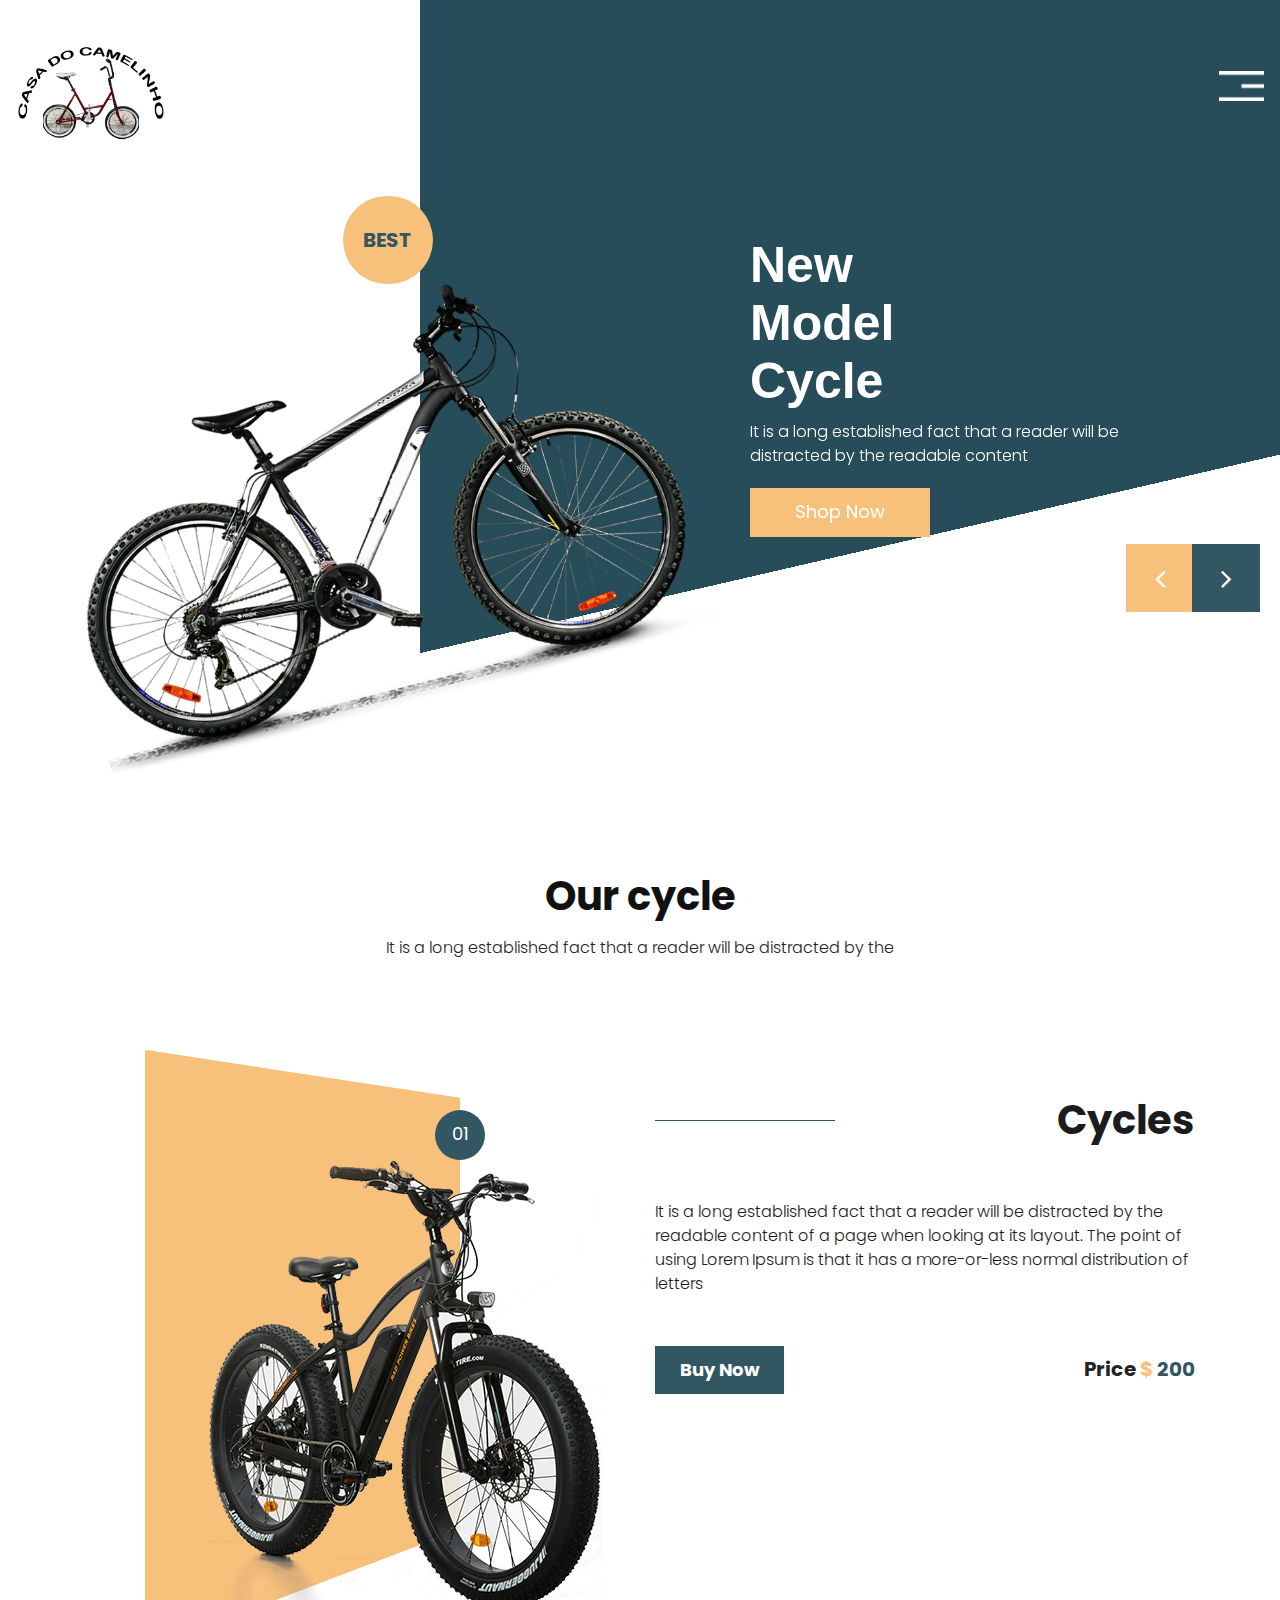
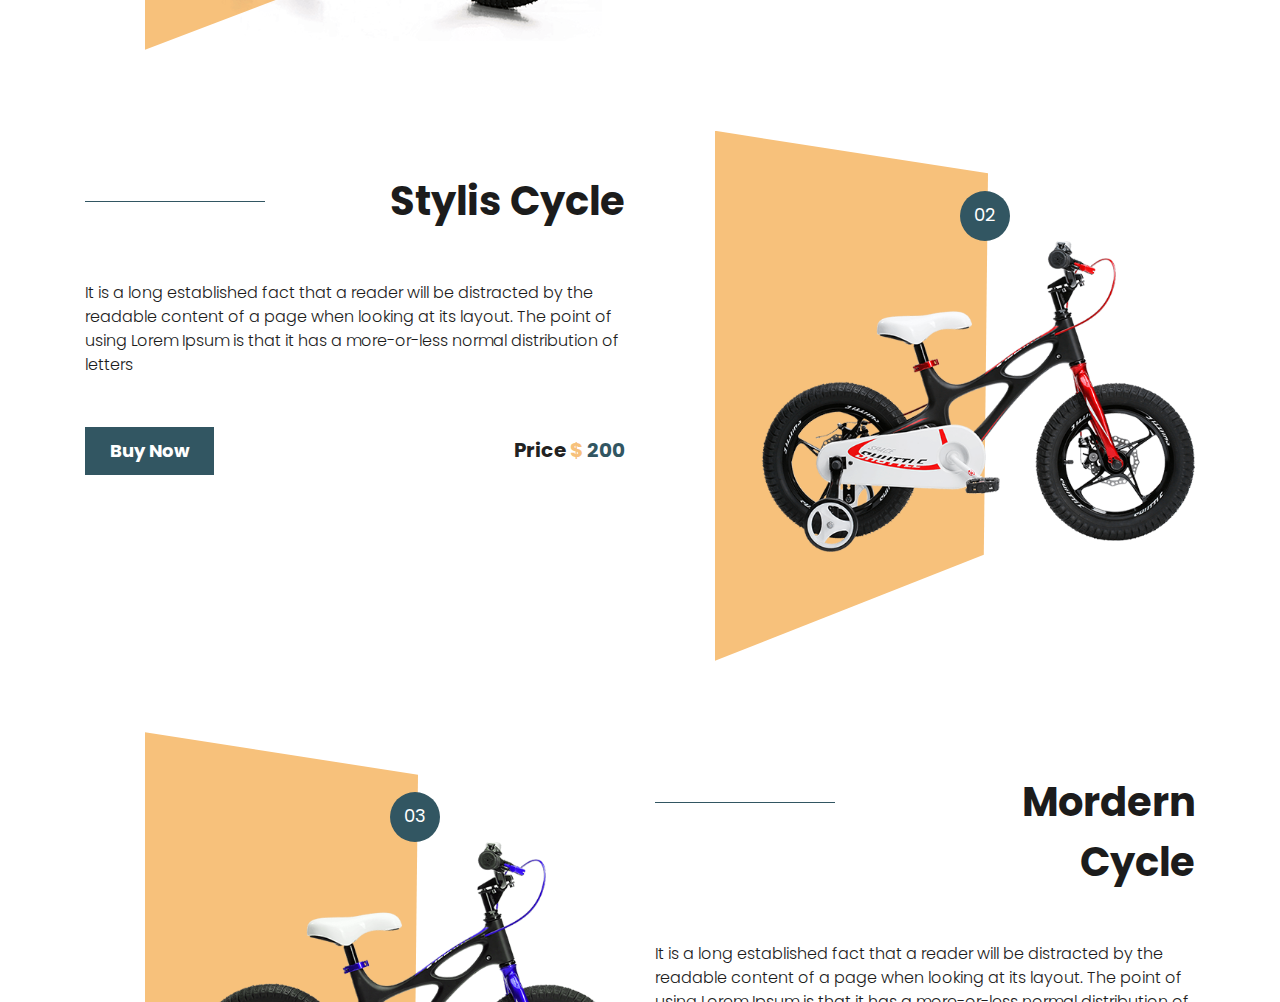
<file: index.html>
<html xmlns="http://www.w3.org/1999/xhtml" lang="pt-br">

<head>
	<meta http-equiv="Content-Type" content="text/html; charset=utf-8" />
	<meta name="description" content="HTTrack is an easy-to-use website mirror utility. It allows you to download a World Wide website from the Internet to a local directory,building recursively all structures, getting html, images, and other files from the server to your computer. Links are rebuiltrelatively so that you can freely browse to the local site (works with any browser). You can mirror several sites together so that you can jump from one toanother. You can, also, update an existing mirror site, or resume an interrupted download. The robot is fully configurable, with an integrated help" />
	<meta name="keywords" content="httrack, HTTRACK, HTTrack, winhttrack, WINHTTRACK, WinHTTrack, offline browser, web mirror utility, aspirateur web, surf offline, web capture, www mirror utility, browse offline, local  site builder, website mirroring, aspirateur www, internet grabber, capture de site web, internet tool, hors connexion, unix, dos, windows 95, windows 98, solaris, ibm580, AIX 4.0, HTS, HTGet, web aspirator, web aspirateur, libre, GPL, GNU, free software" />
	<title>Local index - HTTrack Website Copier</title>
  <!-- Mirror and index made by HTTrack Website Copier/3.49-2 [XR&CO'2014] -->
	<style type="text/css">
	<!--

body {
	margin: 0;  padding: 0;  margin-bottom: 15px;  margin-top: 8px;
	background: #77b;
}
body, td {
	font: 14px "Trebuchet MS", Verdana, Arial, Helvetica, sans-serif;
	}

#subTitle {
	background: #000;  color: #fff;  padding: 4px;  font-weight: bold; 
	}

#siteNavigation a, #siteNavigation .current {
	font-weight: bold;  color: #448;
	}
#siteNavigation a:link    { text-decoration: none; }
#siteNavigation a:visited { text-decoration: none; }

#siteNavigation .current { background-color: #ccd; }

#siteNavigation a:hover   { text-decoration: none;  background-color: #fff;  color: #000; }
#siteNavigation a:active  { text-decoration: none;  background-color: #ccc; }


a:link    { text-decoration: underline;  color: #00f; }
a:visited { text-decoration: underline;  color: #000; }
a:hover   { text-decoration: underline;  color: #c00; }
a:active  { text-decoration: underline; }

#pageContent {
	clear: both;
	border-bottom: 6px solid #000;
	padding: 10px;  padding-top: 20px;
	line-height: 1.65em;
	background-image: url(backblue.gif);
	background-repeat: no-repeat;
	background-position: top right;
	}

#pageContent, #siteNavigation {
	background-color: #ccd;
	}


.imgLeft  { float: left;   margin-right: 10px;  margin-bottom: 10px; }
.imgRight { float: right;  margin-left: 10px;   margin-bottom: 10px; }

hr { height: 1px;  color: #000;  background-color: #000;  margin-bottom: 15px; }

h1 { margin: 0;  font-weight: bold;  font-size: 2em; }
h2 { margin: 0;  font-weight: bold;  font-size: 1.6em; }
h3 { margin: 0;  font-weight: bold;  font-size: 1.3em; }
h4 { margin: 0;  font-weight: bold;  font-size: 1.18em; }

.blak { background-color: #000; }
.hide { display: none; }
.tableWidth { min-width: 400px; }

.tblRegular       { border-collapse: collapse; }
.tblRegular td    { padding: 6px;  background-image: url(fade.gif);  border: 2px solid #99c; }
.tblHeaderColor, .tblHeaderColor td { background: #99c; }
.tblNoBorder td   { border: 0; }


// -->
</style>

</head>

<table width="76%" border="0" align="center" cellspacing="0" cellpadding="3" class="tableWidth">
	<tr>
	<td id="subTitle">HTTrack Website Copier - Open Source offline browser</td>
	</tr>
</table>
<table width="76%" border="0" align="center" cellspacing="0" cellpadding="0" class="tableWidth">
<tr class="blak">
<td>
	<table width="100%" border="0" align="center" cellspacing="1" cellpadding="0">
	<tr>
	<td colspan="6"> 
		<table width="100%" border="0" align="center" cellspacing="0" cellpadding="10">
		<tr> 
		<td id="pageContent"> 
<!-- ==================== End prologue ==================== -->

	<meta name="generator" content="HTTrack Website Copier/3.x">
	<TITLE>Local index - HTTrack</TITLE>
</HEAD>
<BODY>
<H1 ALIGN=Center>Index of locally available sites:</H1>
	<TABLE BORDER="0" WIDTH="100%" CELLSPACING="1" CELLPADDING="0">
		<TR>
			<TD BACKGROUND="fade.gif">
				&middot;
					<A HREF="themewagon.github.io/Cycle/index196c.html">
						Cycle
					</A>		
			</TD>
		</TR>
	</TABLE>
	<BR>
	<BR>
	<BR>
  	<H6 ALIGN="RIGHT">
	<I>Mirror and index made by HTTrack Website Copier [XR&amp;CO'2008]</I>
	</H6>
	<!-- Mirror and index made by HTTrack Website Copier/3.49-2 [XR&CO'2014] -->
	<!-- Thanks for using HTTrack Website Copier! -->
	<meta HTTP-EQUIV="Refresh" CONTENT="0; URL=themewagon.github.io/Cycle/index196c.html">


<!-- ==================== Start epilogue ==================== -->
		</td>
		</tr>
		</table>
	</td>
	</tr>
	</table>
</td>
</tr>
</table>

<table width="76%" border="0" align="center" valign="bottom" cellspacing="0" cellpadding="0">
	<tr>
	<td id="footer"><small>&copy; 2008 Xavier Roche & other contributors - Web Design: Leto Kauler.</small></td>
	</tr>
</table>

</body>

</html>
</file>
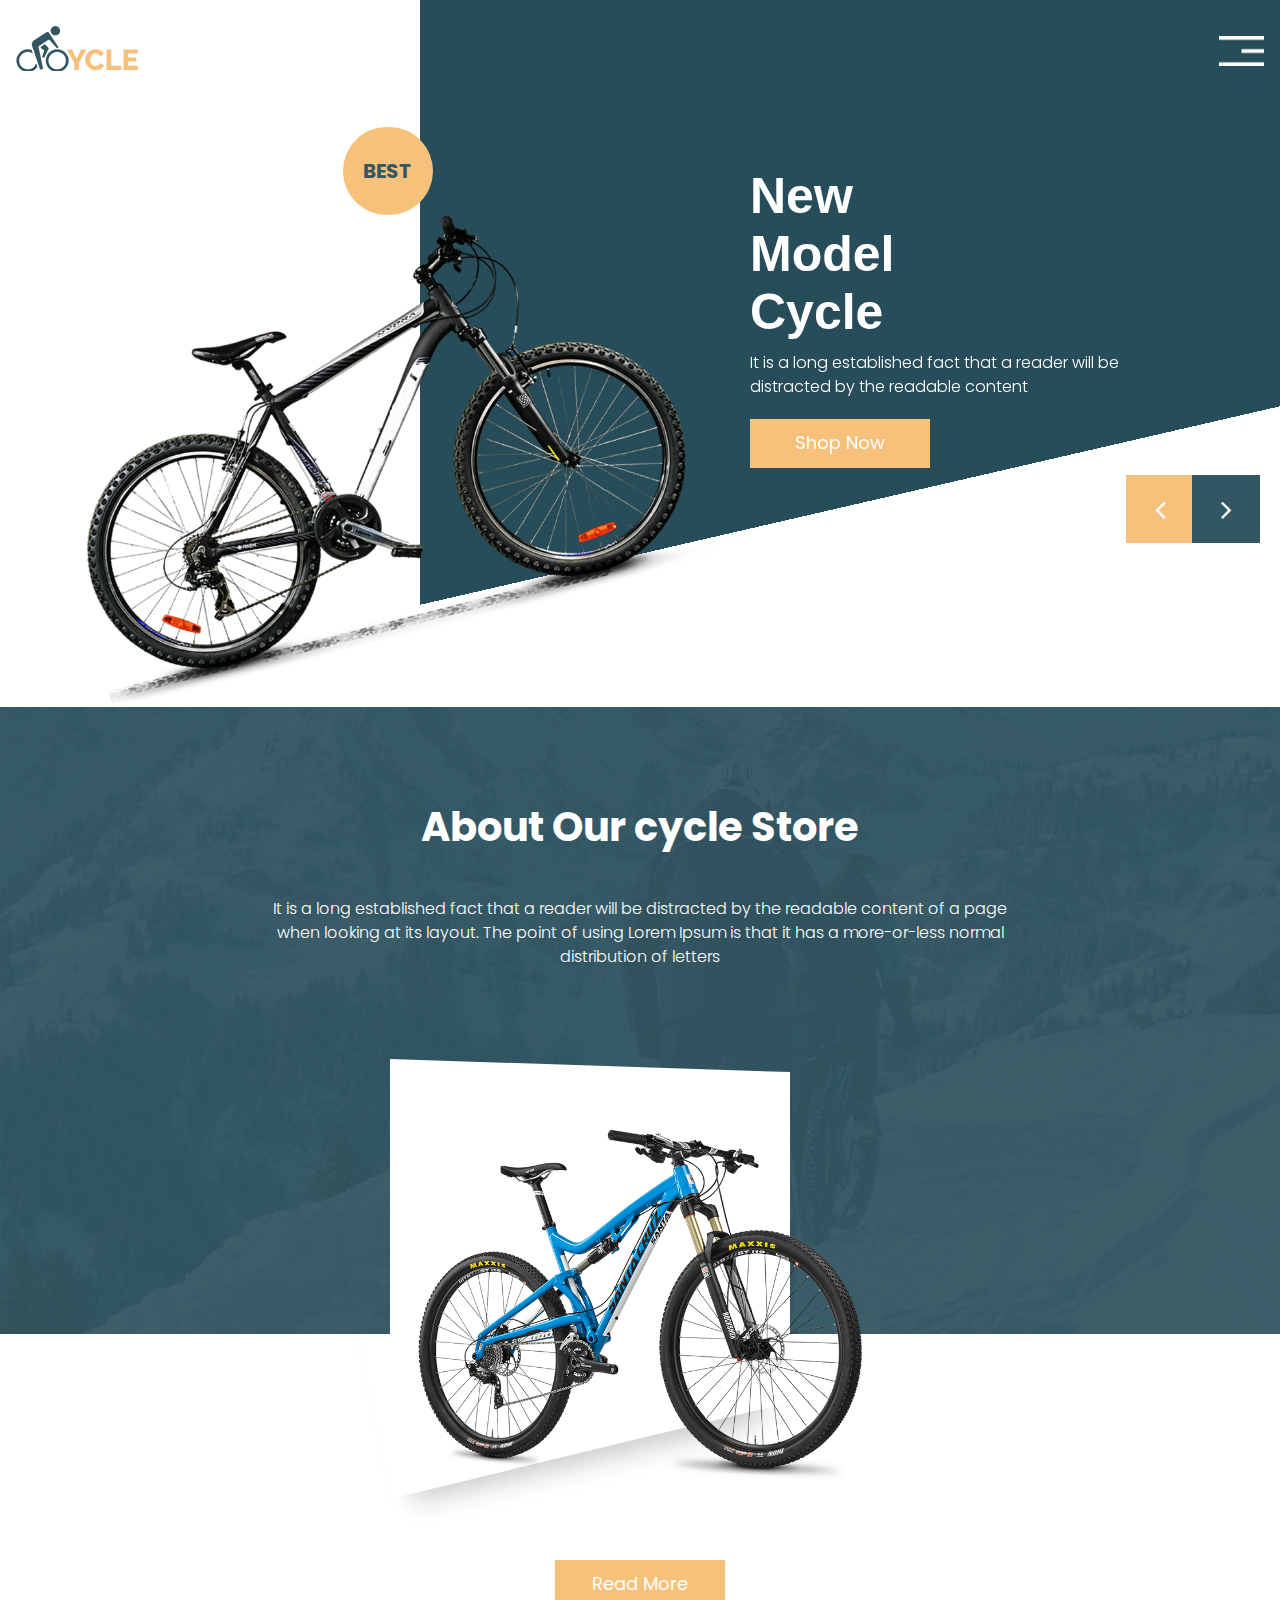
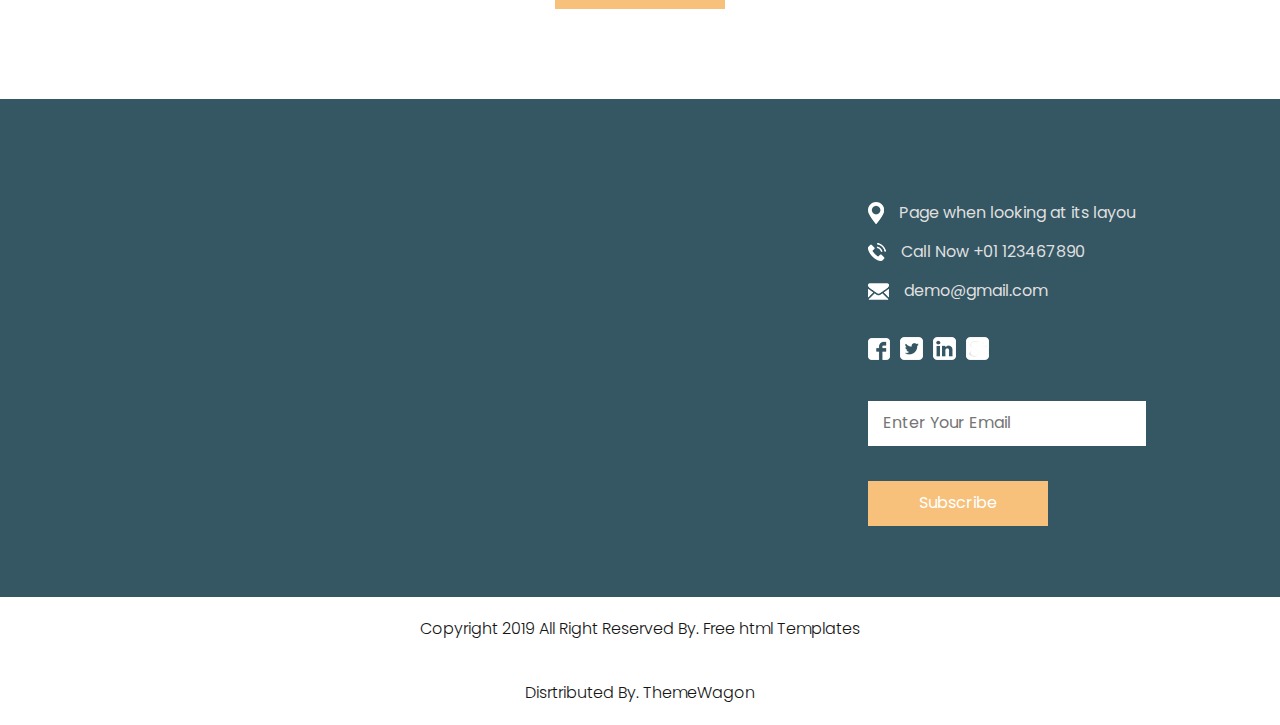
<file: themewagon.github.io/Cycle/about.html>
<!DOCTYPE html>
<html lang="en">


<!-- Mirrored from themewagon.github.io/Cycle/about.html by HTTrack Website Copier/3.x [XR&CO'2014], Mon, 13 Mar 2023 18:47:59 GMT -->
<!-- Added by HTTrack --><meta http-equiv="content-type" content="text/html;charset=utf-8" /><!-- /Added by HTTrack -->
<head>
   <!-- basic -->
   <meta charset="utf-8">
   <meta http-equiv="X-UA-Compatible" content="IE=edge">
   <meta name="viewport" content="width=device-width, initial-scale=1">
   <!-- mobile metas -->
   <meta name="viewport" content="width=device-width, initial-scale=1">
   <meta name="viewport" content="initial-scale=1, maximum-scale=1">
   <!-- site metas -->
   <title>News</title>
   <meta name="keywords" content="">
   <meta name="description" content="">
   <meta name="author" content="">
   <!-- bootstrap css -->
   <link rel="stylesheet" type="text/css" href="css/bootstrap.min.css">
   <!-- style css -->
   <link rel="stylesheet" type="text/css" href="css/style.css">
   <!-- Responsive-->
   <link rel="stylesheet" href="css/responsive.css">
   <!-- fevicon -->
   <link rel="icon" href="images/fevicon.html" type="image/gif" />
   <!-- Scrollbar Custom CSS -->
   <link rel="stylesheet" href="css/jquery.mCustomScrollbar.min.css">
   <!-- Tweaks for older IEs-->
   <link rel="stylesheet" href="../../netdna.bootstrapcdn.com/font-awesome/4.0.3/css/font-awesome.css">
   <!-- owl stylesheets -->
   <link href="https://fonts.googleapis.com/css?family=Poppins:400,700|Raleway:400,700,800&amp;display=swap"
      rel="stylesheet">
   <link rel="stylesheet" href="css/owl.carousel.min.css">
   <link rel="stylesoeet" href="css/owl.theme.default.min.html">
   <link rel="stylesheet" href="../../cdnjs.cloudflare.com/ajax/libs/fancybox/2.1.5/jquery.fancybox.min.css"
      media="screen">
</head>

<body>
   <!-- header section start -->
   <div class="header_section header_bg">
      <nav class="navbar navbar-expand-lg navbar-light bg-light">
         <a href="index.html" class="logo"><img src="images/logo.png"></a>
         <button class="navbar-toggler" type="button" data-toggle="collapse" data-target="#navbarSupportedContent"
            aria-controls="navbarSupportedContent" aria-expanded="false" aria-label="Toggle navigation">
            <span class="navbar-toggler-icon"></span>
         </button>
         <div class="collapse navbar-collapse" id="navbarSupportedContent">
            <ul class="navbar-nav mr-auto">
               <li class="nav-item active">
                  <a class="nav-link" href="index.html">Home</a>
               </li>
               <li class="nav-item">
                  <a class="nav-link" href="about.html">About</a>
               </li>
               <li class="nav-item">
                  <a class="nav-link" href="cycle.html">Our Cycle</a>
               </li>
               <li class="nav-item">
                  <a class="nav-link" href="shop.html">Shop</a>
               </li>
               <li class="nav-item">
                  <a class="nav-link" href="news.html">News</a>
               </li>
               <li class="nav-item">
                  <a class="nav-link" href="contact.html">Contact Us</a>
               </li>
            </ul>
            <form class="form-inline my-2 my-lg-0">
               <div class="login_menu">
                  <ul>
                     <li><a href="#">Login</a></li>
                     <li><a href="#"><img src="images/trolly-icon.png"></a></li>
                     <li><a href="#"><img src="images/search-icon.png"></a></li>
                  </ul>
               </div>
               <div></div>
            </form>
         </div>
         <div id="main">
            <span style="font-size:36px;cursor:pointer; color: #fff" onclick="openNav()"><img
                  src="images/toggle-icon.png" style="height: 30px;"></span>
         </div>
      </nav>
      <!-- banner section start -->
      <div class="banner_section layout_padding">
         <div id="main_slider" class="carousel slide" data-ride="carousel">
            <div class="carousel-inner">
               <div class="carousel-item active">
                  <div class="container">
                     <div class="row">
                        <div class="col-md-7">
                           <div class="best_text">Best</div>
                           <div class="image_1"><img src="images/img-1.png"></div>
                        </div>
                        <div class="col-md-5">
                           <h1 class="banner_taital">New Model Cycle</h1>
                           <p class="banner_text">It is a long established fact that a reader will be distracted by the
                              readable content </p>
                           <div class="contact_bt"><a href="contact.html">Shop Now</a></div>
                        </div>
                     </div>
                  </div>
               </div>
               <div class="carousel-item">
                  <div class="container">
                     <div class="row">
                        <div class="col-md-7">
                           <div class="best_text">Best</div>
                           <div class="image_1"><img src="images/img-1.png"></div>
                        </div>
                        <div class="col-md-5">
                           <h1 class="banner_taital">New Model Cycle</h1>
                           <p class="banner_text">It is a long established fact that a reader will be distracted by the
                              readable content </p>
                           <div class="contact_bt"><a href="contact.html">Shop Now</a></div>
                        </div>
                     </div>
                  </div>
               </div>
               <div class="carousel-item">
                  <div class="container">
                     <div class="row">
                        <div class="col-md-7">
                           <div class="best_text">Best</div>
                           <div class="image_1"><img src="images/img-1.png"></div>
                        </div>
                        <div class="col-md-5">
                           <h1 class="banner_taital">New Model Cycle</h1>
                           <p class="banner_text">It is a long established fact that a reader will be distracted by the
                              readable content </p>
                           <div class="contact_bt"><a href="contact.html">Shop Now</a></div>
                        </div>
                     </div>
                  </div>
               </div>
            </div>
            <a class="carousel-control-prev" href="#main_slider" role="button" data-slide="prev">
               <i class="fa fa-angle-left"></i>
            </a>
            <a class="carousel-control-next" href="#main_slider" role="button" data-slide="next">
               <i class="fa fa-angle-right"></i>
            </a>
         </div>
      </div>
      <!-- banner section end -->
   </div>
   <!-- header section end -->
   <!-- about section start -->
   <div class="about_section layout_padding">
      <div class="container">
         <h1 class="about_taital">About Our cycle Store</h1>
         <p class="about_text">It is a long established fact that a reader will be distracted by the readable content of
            a page when looking at its layout. The point of using Lorem Ipsum is that it has a more-or-less normal
            distribution of letters
         </p>
         <div class="about_main">
            <img src="images/img-5.png" class="image_5">
         </div>
         <div class="read_bt_1"><a href="#">Read More</a></div>
      </div>
   </div>
   <!-- about section end -->
   <!-- footer section start -->
   <div class="footer_section layout_padding">
      <div class="container-fluid">
         <div class="row">
            <div class="col-lg-8 col-sm-12 padding_0">
               <div class="map_main">
                  <div class="map-responsive">
                     <iframe
                        src="https://www.google.com/maps/embed/v1/place?key=AIzaSyA0s1a7phLN0iaD6-UE7m4qP-z21pH0eSc&amp;q=Eiffel+Tower+Paris+France"
                        width="600" height="400" frameborder="0" style="border:0; width: 100%;"
                        allowfullscreen=""></iframe>
                  </div>
               </div>
            </div>
            <div class="col-lg-4 col-sm-12">
               <div class="call_text"><a href="#"><img src="images/map-icon.png"><span class="padding_left_0">Page when
                        looking at its layou</span></a></div>
               <div class="call_text"><a href="#"><img src="images/call-icon.png"><span class="padding_left_0">Call Now
                        +01 123467890</span></a></div>
               <div class="call_text"><a href="#"><img src="images/mail-icon.png"><span
                        class="padding_left_0">demo@gmail.com</span></a></div>
               <div class="social_icon">
                  <ul>
                     <li><a href="#"><img src="images/fb-icon1.png"></a></li>
                     <li><a href="#"><img src="images/twitter-icon.png"></a></li>
                     <li><a href="#"><img src="images/linkedin-icon.png"></a></li>
                     <li><a href="#"><img src="images/instagram-icon.png"></a></li>
                  </ul>
               </div>
               <input type="text" class="email_text" placeholder="Enter Your Email" name="Enter Your Email">
               <div class="subscribe_bt"><a href="#">Subscribe</a></div>
            </div>
         </div>
      </div>
   </div>
   <!-- footer section end -->
   <!-- copyright section start -->
   <div class="copyright_section">
      <div class="container">
         <p class="copyright_text">Copyright 2019 All Right Reserved By.<a href="https://html.design/"> Free html
               Templates</p>
         <p class="copyright_text">Disrtributed By. <a href="https://themewagon.com/">ThemeWagon </a></p>
      </div>
   </div>
   <!-- copyright section end -->
   <!-- Javascript files-->
   <script src="js/jquery.min.js"></script>
   <script src="js/popper.min.js"></script>
   <script src="js/bootstrap.bundle.min.js"></script>
   <script src="js/jquery-3.0.0.min.js"></script>
   <script src="js/plugin.js"></script>
   <!-- sidebar -->
   <script src="js/jquery.mCustomScrollbar.concat.min.js"></script>
   <script src="js/custom.js"></script>
   <!-- javascript -->
   <script src="js/owl.carousel.html"></script>
   <script src="cdnjs.cloudflare.com/ajax/libs/fancybox/2.1.5/jquery.fancybox.min.html"></script>
   <script>
      function openNav() {
         document.getElementById("mySidenav").style.width = "250px";
         document.getElementById("main").style.marginLeft = "250px";
      }

      function closeNav() {
         document.getElementById("mySidenav").style.width = "0";
         document.getElementById("main").style.marginLeft = "0";

      }

      $("#main").click(function () {
         $("#navbarSupportedContent").toggleClass("nav-normal");
      })
   </script>
</body>


<!-- Mirrored from themewagon.github.io/Cycle/about.html by HTTrack Website Copier/3.x [XR&CO'2014], Mon, 13 Mar 2023 18:47:59 GMT -->
</html>
</file>
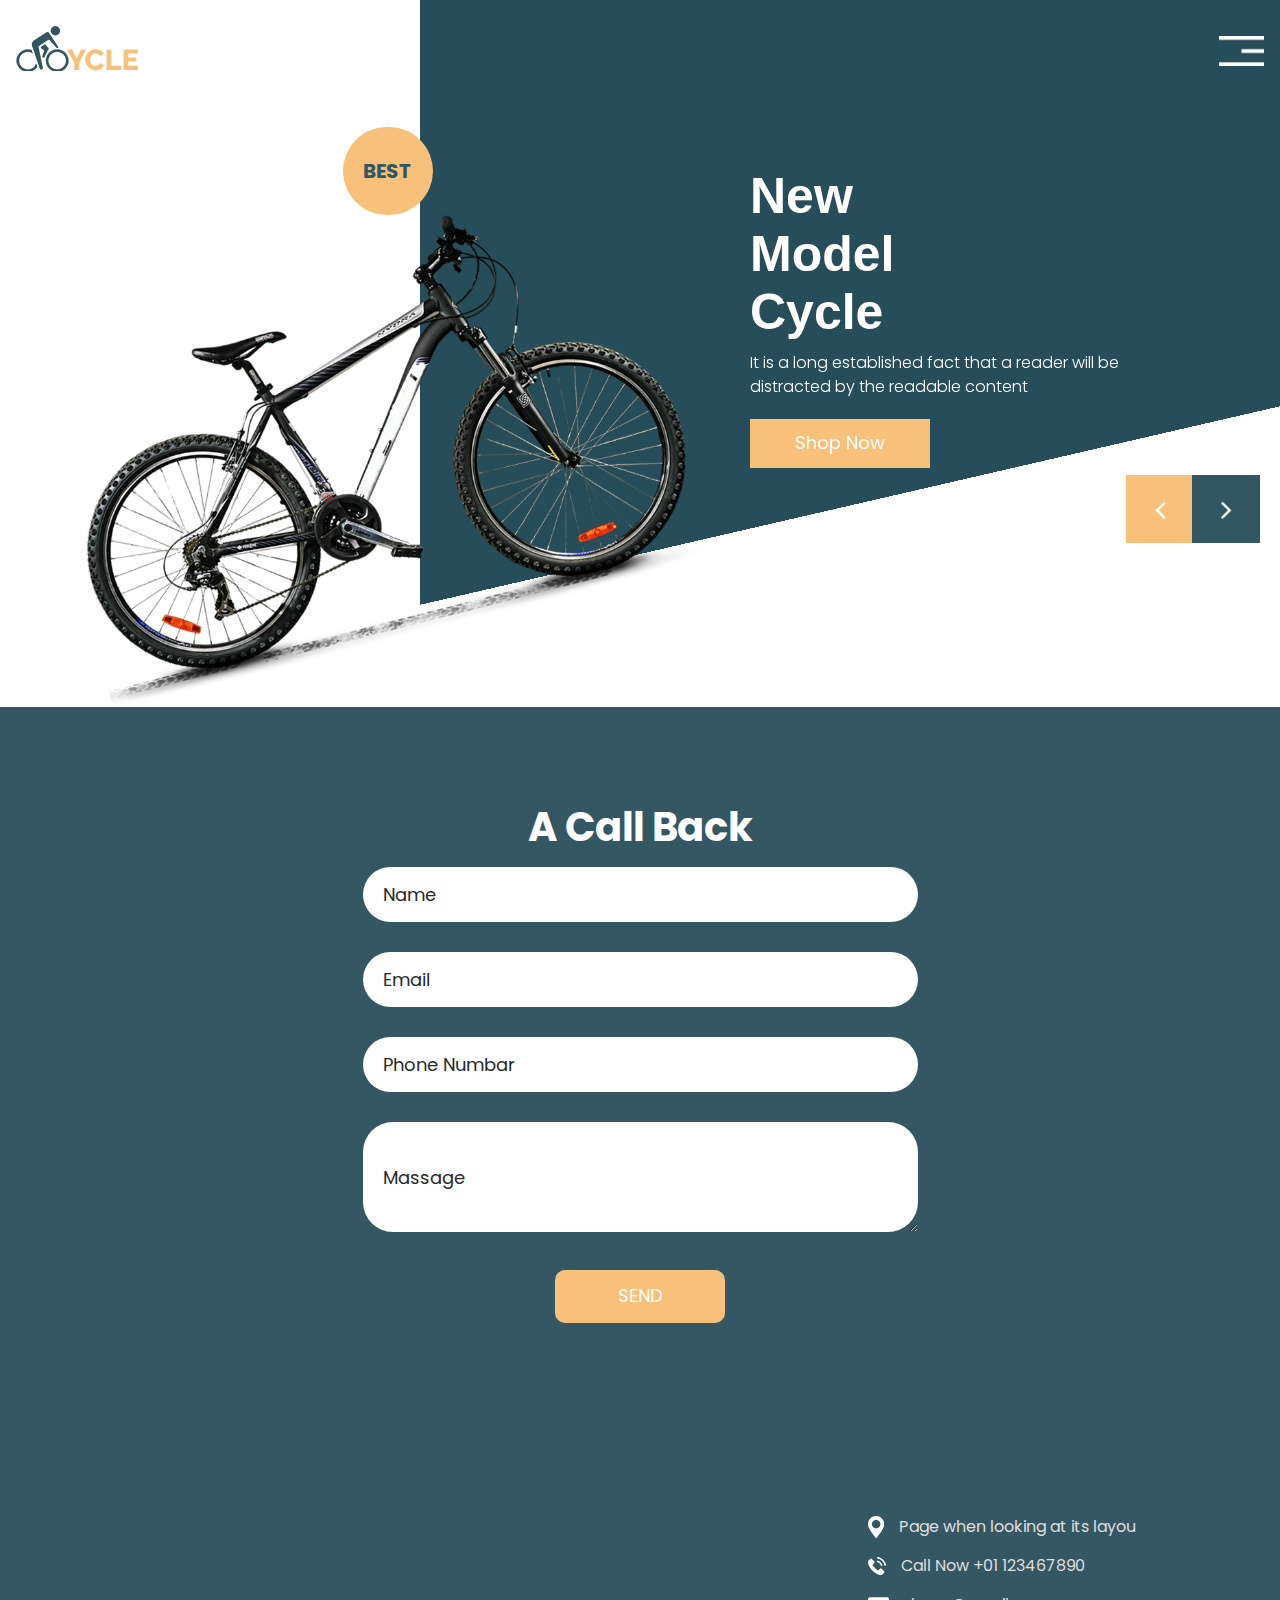
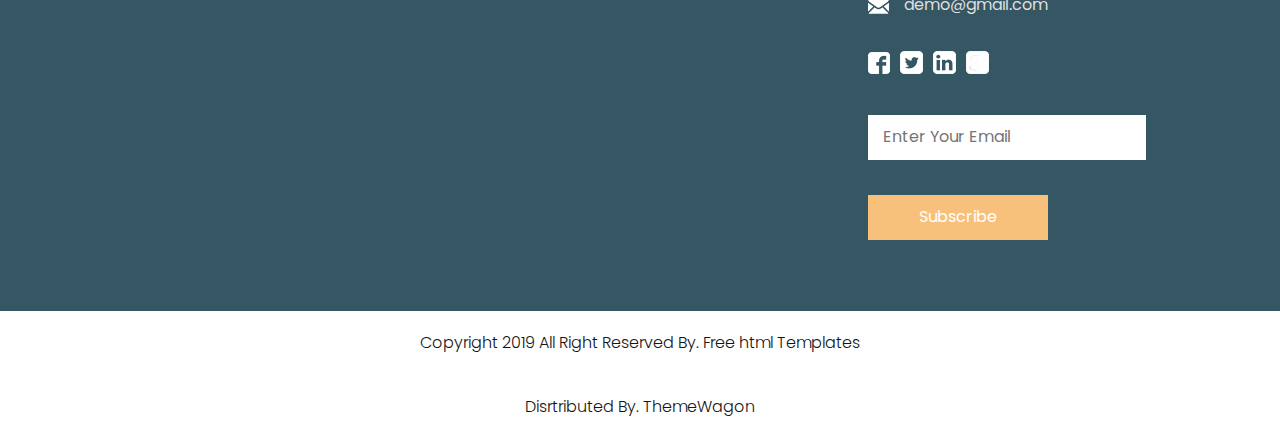
<file: themewagon.github.io/Cycle/contact.html>
<!DOCTYPE html>
<html lang="en">
   
<!-- Mirrored from themewagon.github.io/Cycle/contact.html by HTTrack Website Copier/3.x [XR&CO'2014], Mon, 13 Mar 2023 18:47:59 GMT -->
<!-- Added by HTTrack --><meta http-equiv="content-type" content="text/html;charset=utf-8" /><!-- /Added by HTTrack -->
<head>
      <!-- basic -->
      <meta charset="utf-8">
      <meta http-equiv="X-UA-Compatible" content="IE=edge">
      <meta name="viewport" content="width=device-width, initial-scale=1">
      <!-- mobile metas -->
      <meta name="viewport" content="width=device-width, initial-scale=1">
      <meta name="viewport" content="initial-scale=1, maximum-scale=1">
      <!-- site metas -->
      <title>Contact</title>
      <meta name="keywords" content="">
      <meta name="description" content="">
      <meta name="author" content="">
      <!-- bootstrap css -->
      <link rel="stylesheet" type="text/css" href="css/bootstrap.min.css">
      <!-- style css -->
      <link rel="stylesheet" type="text/css" href="css/style.css">
      <!-- Responsive-->
      <link rel="stylesheet" href="css/responsive.css">
      <!-- fevicon -->
      <link rel="icon" href="images/fevicon.html" type="image/gif" />
      <!-- Scrollbar Custom CSS -->
      <link rel="stylesheet" href="css/jquery.mCustomScrollbar.min.css">
      <!-- Tweaks for older IEs-->
      <link rel="stylesheet" href="../../netdna.bootstrapcdn.com/font-awesome/4.0.3/css/font-awesome.css">
      <!-- owl stylesheets --> 
      <link href="https://fonts.googleapis.com/css?family=Poppins:400,700|Raleway:400,700,800&amp;display=swap" rel="stylesheet">
      <link rel="stylesheet" href="css/owl.carousel.min.css">
      <link rel="stylesoeet" href="css/owl.theme.default.min.html">
      <link rel="stylesheet" href="../../cdnjs.cloudflare.com/ajax/libs/fancybox/2.1.5/jquery.fancybox.min.css" media="screen">
   </head>
   <body>
      <!-- header section start -->
      <div class="header_section header_bg">
         <nav class="navbar navbar-expand-lg navbar-light bg-light">
            <a href="index.html" class="logo"><img src="images/logo.png"></a>
            <button class="navbar-toggler" type="button" data-toggle="collapse" data-target="#navbarSupportedContent" aria-controls="navbarSupportedContent" aria-expanded="false" aria-label="Toggle navigation">
            <span class="navbar-toggler-icon"></span>
            </button>
            <div class="collapse navbar-collapse" id="navbarSupportedContent">
               <ul class="navbar-nav mr-auto">
                  <li class="nav-item active">
                     <a class="nav-link" href="index.html">Home</a>
                  </li>
                  <li class="nav-item">
                     <a class="nav-link" href="about.html">About</a>
                  </li>
                  <li class="nav-item">
                     <a class="nav-link" href="cycle.html">Our Cycle</a>
                  </li>
                  <li class="nav-item">
                     <a class="nav-link" href="shop.html">Shop</a>
                  </li>
                  <li class="nav-item">
                     <a class="nav-link" href="news.html">News</a>
                  </li>
                  <li class="nav-item">
                     <a class="nav-link" href="contact.html">Contact Us</a>
                  </li>
               </ul>
               <form class="form-inline my-2 my-lg-0">
                  <div class="login_menu">
                     <ul>
                        <li><a href="#">Login</a></li>
                        <li><a href="#"><img src="images/trolly-icon.png"></a></li>
                        <li><a href="#"><img src="images/search-icon.png"></a></li>
                     </ul>
                  </div>
                  <div></div>
               </form>
            </div>
            <div id="main">
               <span style="font-size:36px;cursor:pointer; color: #fff" onclick="openNav()"><img src="images/toggle-icon.png" style="height: 30px;"></span>
            </div>
         </nav>
         <!-- banner section start -->
         <div class="banner_section layout_padding">
            <div id="main_slider" class="carousel slide" data-ride="carousel">
               <div class="carousel-inner">
                  <div class="carousel-item active">
                     <div class="container">
                        <div class="row">
                           <div class="col-md-7">
                              <div class="best_text">Best</div>
                              <div class="image_1"><img src="images/img-1.png"></div>
                           </div>
                           <div class="col-md-5">
                              <h1 class="banner_taital">New Model Cycle</h1>
                              <p class="banner_text">It is a long established fact that a reader will be distracted by the readable content </p>
                              <div class="contact_bt"><a href="contact.html">Shop Now</a></div>
                           </div>
                        </div>
                     </div>
                  </div>
                  <div class="carousel-item">
                     <div class="container">
                        <div class="row">
                           <div class="col-md-7">
                              <div class="best_text">Best</div>
                              <div class="image_1"><img src="images/img-1.png"></div>
                           </div>
                           <div class="col-md-5">
                              <h1 class="banner_taital">New Model Cycle</h1>
                              <p class="banner_text">It is a long established fact that a reader will be distracted by the readable content </p>
                              <div class="contact_bt"><a href="contact.html">Shop Now</a></div>
                           </div>
                        </div>
                     </div>
                  </div>
                  <div class="carousel-item">
                     <div class="container">
                        <div class="row">
                           <div class="col-md-7">
                              <div class="best_text">Best</div>
                              <div class="image_1"><img src="images/img-1.png"></div>
                           </div>
                           <div class="col-md-5">
                              <h1 class="banner_taital">New Model Cycle</h1>
                              <p class="banner_text">It is a long established fact that a reader will be distracted by the readable content </p>
                              <div class="contact_bt"><a href="contact.html">Shop Now</a></div>
                           </div>
                        </div>
                     </div>
                  </div>
               </div>
               <a class="carousel-control-prev" href="#main_slider" role="button" data-slide="prev">
               <i class="fa fa-angle-left"></i>
               </a>
               <a class="carousel-control-next" href="#main_slider" role="button" data-slide="next">
               <i class="fa fa-angle-right"></i>
               </a>
            </div>
         </div>
         <!-- banner section end -->
      </div>
      <!-- header section end -->
      <!-- contact section start -->
      <div class="contact_section layout_padding">
         <div class="container">
            <div class="contact_main">
               <h1 class="request_text">A Call Back</h1>
               <form action="https://themewagon.github.io/action_page.php">
                  <div class="form-group">
                     <input type="text" class="email-bt" placeholder="Name" name="Name">
                  </div>
                  <div class="form-group">
                     <input type="text" class="email-bt" placeholder="Email" name="Name">
                  </div>
                  <div class="form-group">
                     <input type="text" class="email-bt" placeholder="Phone Numbar" name="Email">
                  </div>
                  <div class="form-group">
                     <textarea class="massage-bt" placeholder="Massage" rows="5" id="comment" name="Massage"></textarea>
                  </div>
               </form>
               <div class="send_btn"><a href="#">SEND</a></div>
            </div>
         </div>
      </div>
      <!-- contact section end -->
      <!-- footer section start -->
      <div class="footer_section layout_padding">
         <div class="container-fluid">
            <div class="row">
               <div class="col-lg-8 col-sm-12 padding_0">
                  <div class="map_main">
                     <div class="map-responsive">
                       <iframe src="https://www.google.com/maps/embed/v1/place?key=AIzaSyA0s1a7phLN0iaD6-UE7m4qP-z21pH0eSc&amp;q=Eiffel+Tower+Paris+France" width="600" height="400" frameborder="0" style="border:0; width: 100%;" allowfullscreen=""></iframe>
                     </div>
                  </div>
               </div>
               <div class="col-lg-4 col-sm-12">
                  <div class="call_text"><a href="#"><img src="images/map-icon.png"><span class="padding_left_0">Page when looking at its layou</span></a></div>
                  <div class="call_text"><a href="#"><img src="images/call-icon.png"><span class="padding_left_0">Call Now  +01 123467890</span></a></div>
                  <div class="call_text"><a href="#"><img src="images/mail-icon.png"><span class="padding_left_0">demo@gmail.com</span></a></div>
                  <div class="social_icon">
                     <ul>
                        <li><a href="#"><img src="images/fb-icon1.png"></a></li>
                        <li><a href="#"><img src="images/twitter-icon.png"></a></li>
                        <li><a href="#"><img src="images/linkedin-icon.png"></a></li>
                        <li><a href="#"><img src="images/instagram-icon.png"></a></li>
                     </ul>
                  </div>
                  <input type="text" class="email_text" placeholder="Enter Your Email" name="Enter Your Email">
                  <div class="subscribe_bt"><a href="#">Subscribe</a></div>
               </div>
            </div>
         </div>
      </div>
      <!-- footer section end -->
      <!-- copyright section start -->
      <div class="copyright_section">
         <div class="container">
            <p class="copyright_text">Copyright 2019 All Right Reserved By.<a href="https://html.design/"> Free  html Templates</p>
               <p class="copyright_text">Disrtributed By. <a href="https://themewagon.com/">ThemeWagon </a></p>
         </div>
      </div>
      <!-- copyright section end -->    
      <!-- Javascript files-->
      <script src="js/jquery.min.js"></script>
      <script src="js/popper.min.js"></script>
      <script src="js/bootstrap.bundle.min.js"></script>
      <script src="js/jquery-3.0.0.min.js"></script>
      <script src="js/plugin.js"></script>
      <!-- sidebar -->
      <script src="js/jquery.mCustomScrollbar.concat.min.js"></script>
      <script src="js/custom.js"></script>
      <!-- javascript --> 
      <script src="js/owl.carousel.html"></script>
      <script src="cdnjs.cloudflare.com/ajax/libs/fancybox/2.1.5/jquery.fancybox.min.html"></script>
      <script>
         function openNav() {
           document.getElementById("mySidenav").style.width = "250px";
           document.getElementById("main").style.marginLeft = "250px";
         }
         
         function closeNav() {
           document.getElementById("mySidenav").style.width = "0";
           document.getElementById("main").style.marginLeft= "0";
          
         }

         $("#main").click(function(){
             $("#navbarSupportedContent").toggleClass("nav-normal")
         })
      </script>
   </body>

<!-- Mirrored from themewagon.github.io/Cycle/contact.html by HTTrack Website Copier/3.x [XR&CO'2014], Mon, 13 Mar 2023 18:47:59 GMT -->
</html>
</file>
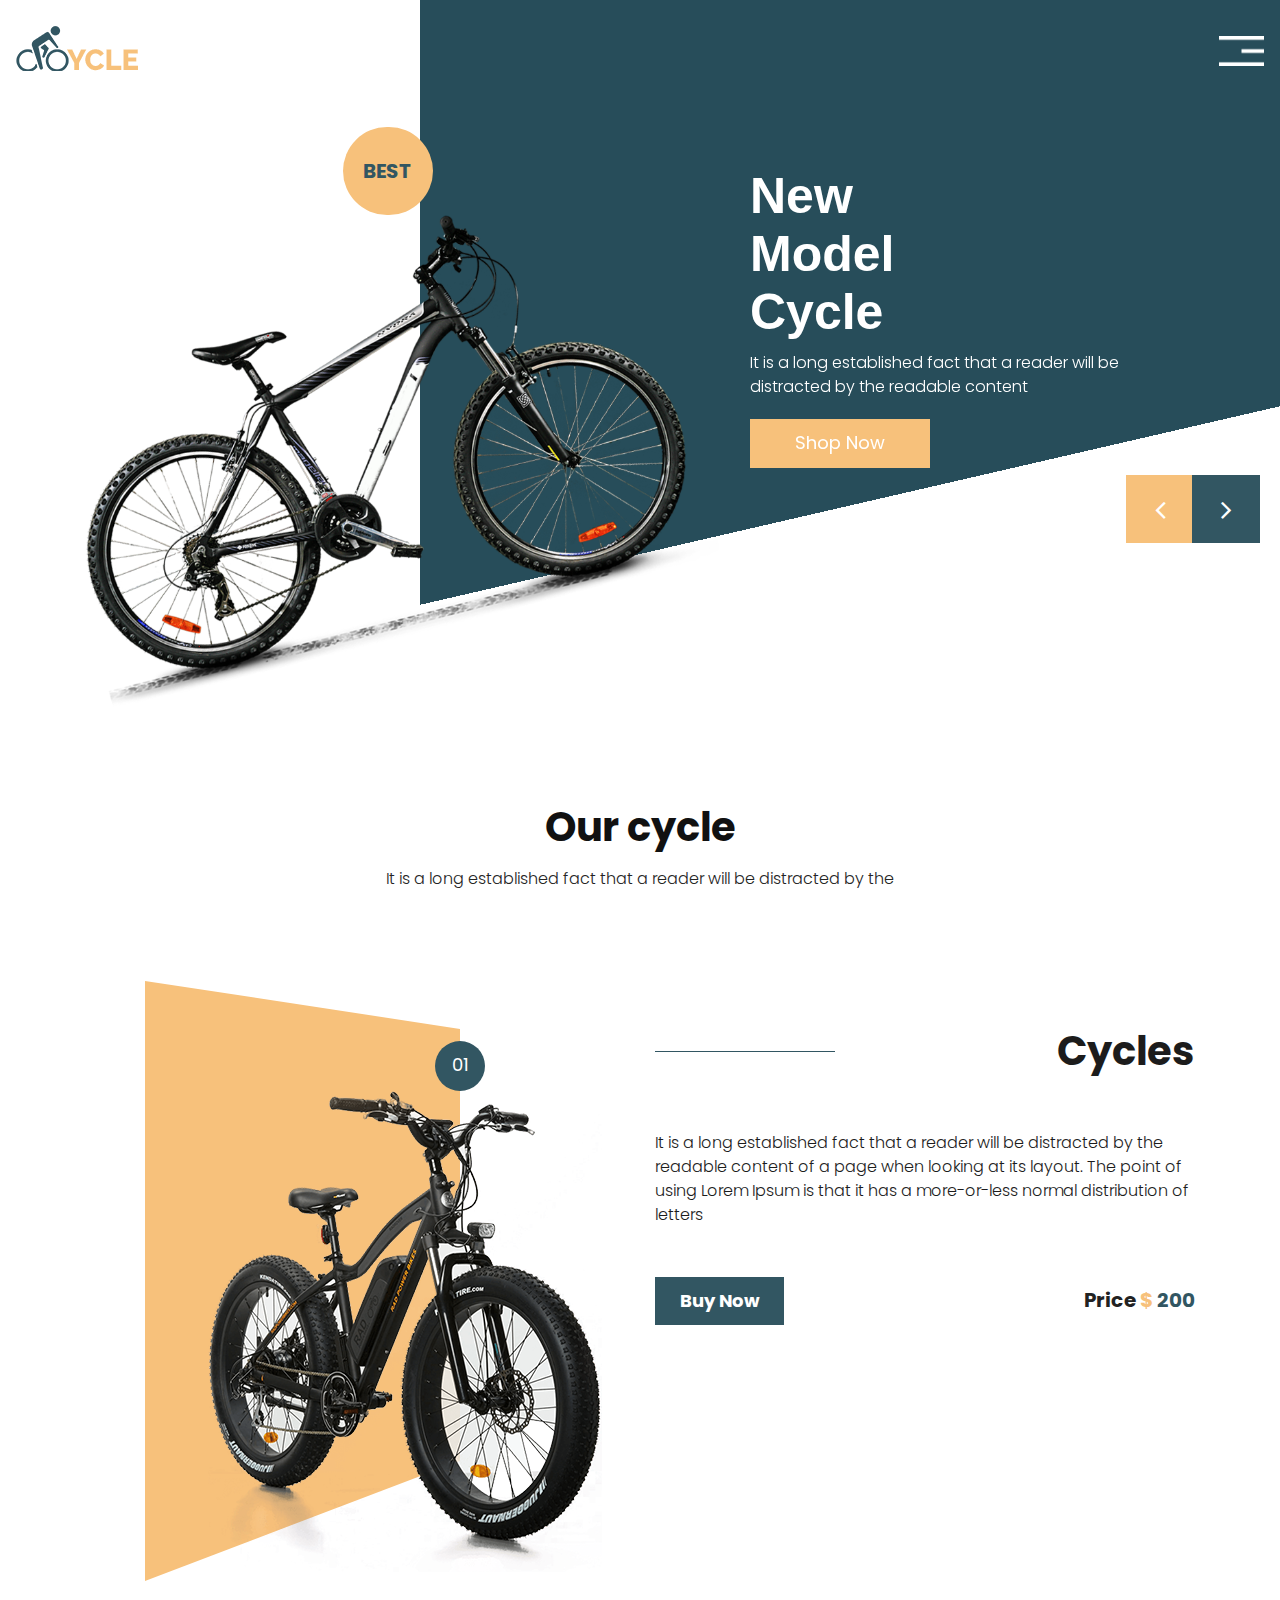
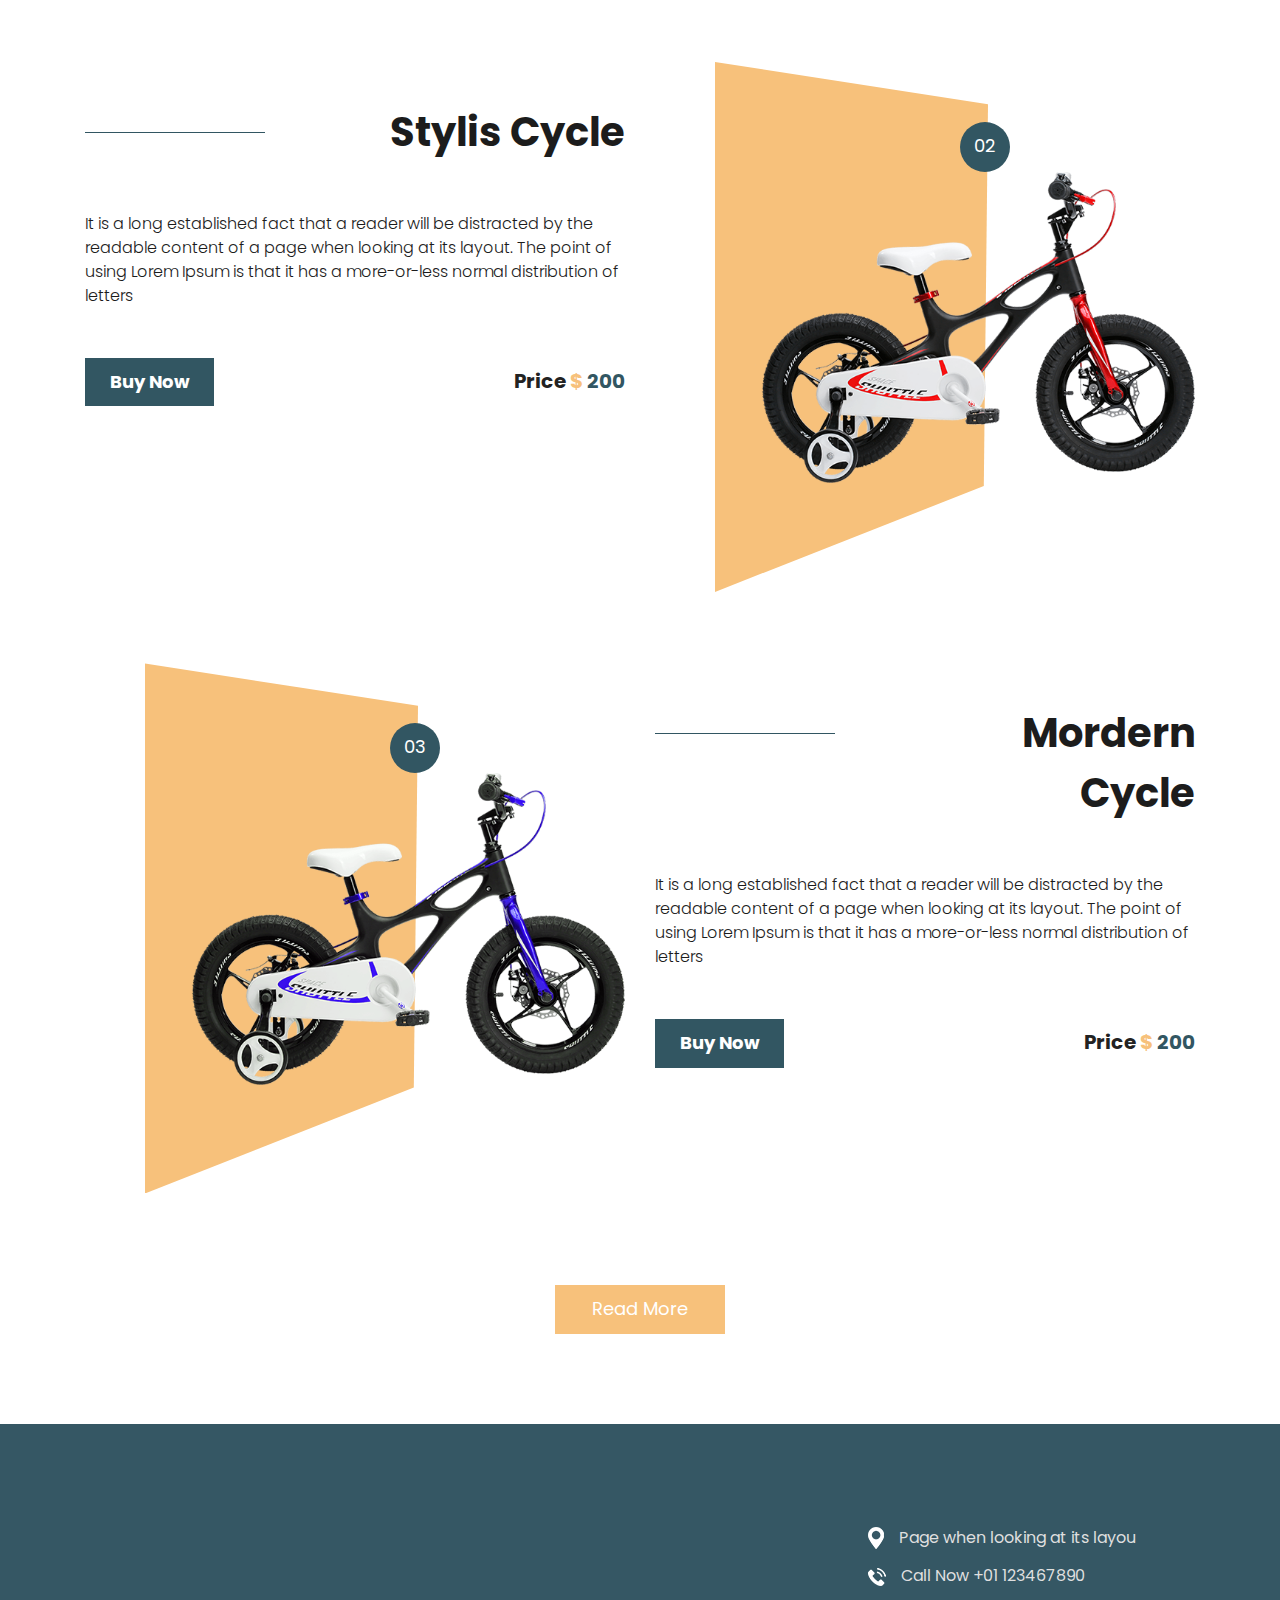
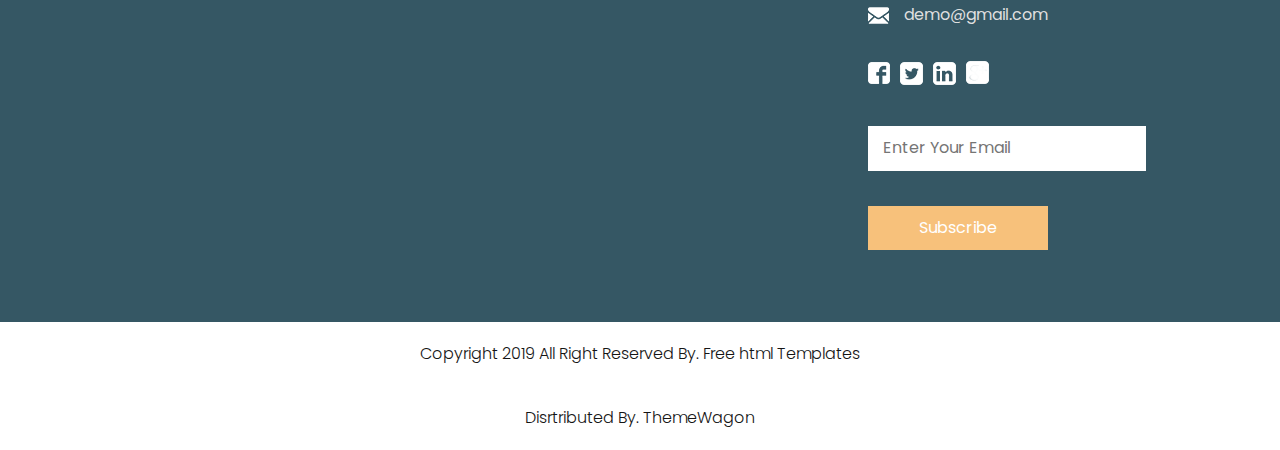
<file: themewagon.github.io/Cycle/cycle.html>
<!DOCTYPE html>
<html lang="en">


<!-- Mirrored from themewagon.github.io/Cycle/cycle.html by HTTrack Website Copier/3.x [XR&CO'2014], Mon, 13 Mar 2023 18:47:59 GMT -->
<!-- Added by HTTrack --><meta http-equiv="content-type" content="text/html;charset=utf-8" /><!-- /Added by HTTrack -->
<head>
   <!-- basic -->
   <meta charset="utf-8">
   <meta http-equiv="X-UA-Compatible" content="IE=edge">
   <meta name="viewport" content="width=device-width, initial-scale=1">
   <!-- mobile metas -->
   <meta name="viewport" content="width=device-width, initial-scale=1">
   <meta name="viewport" content="initial-scale=1, maximum-scale=1">
   <!-- site metas -->
   <title>Cycle</title>
   <meta name="keywords" content="">
   <meta name="description" content="">
   <meta name="author" content="">
   <!-- bootstrap css -->
   <link rel="stylesheet" type="text/css" href="css/bootstrap.min.css">
   <!-- style css -->
   <link rel="stylesheet" type="text/css" href="css/style.css">
   <!-- Responsive-->
   <link rel="stylesheet" href="css/responsive.css">
   <!-- fevicon -->
   <link rel="icon" href="images/fevicon.html" type="image/gif" />
   <!-- Scrollbar Custom CSS -->
   <link rel="stylesheet" href="css/jquery.mCustomScrollbar.min.css">
   <!-- Tweaks for older IEs-->
   <link rel="stylesheet" href="../../netdna.bootstrapcdn.com/font-awesome/4.0.3/css/font-awesome.css">
   <!-- owl stylesheets -->
   <link href="https://fonts.googleapis.com/css?family=Poppins:400,700|Raleway:400,700,800&amp;display=swap"
      rel="stylesheet">
   <link rel="stylesheet" href="css/owl.carousel.min.css">
   <link rel="stylesoeet" href="css/owl.theme.default.min.html">
   <link rel="stylesheet" href="../../cdnjs.cloudflare.com/ajax/libs/fancybox/2.1.5/jquery.fancybox.min.css"
      media="screen">
</head>

<body>
   <!-- header section start -->
   <div class="header_section header_bg">
      <nav class="navbar navbar-expand-lg navbar-light bg-light">
         <a href="index.html" class="logo"><img src="images/logo.png"></a>
         <button class="navbar-toggler" type="button" data-toggle="collapse" data-target="#navbarSupportedContent"
            aria-controls="navbarSupportedContent" aria-expanded="false" aria-label="Toggle navigation">
            <span class="navbar-toggler-icon"></span>
         </button>
         <div class="collapse navbar-collapse" id="navbarSupportedContent">
            <ul class="navbar-nav mr-auto">
               <li class="nav-item active">
                  <a class="nav-link" href="index.html">Home</a>
               </li>
               <li class="nav-item">
                  <a class="nav-link" href="about.html">About</a>
               </li>
               <li class="nav-item">
                  <a class="nav-link" href="cycle.html">Our Cycle</a>
               </li>
               <li class="nav-item">
                  <a class="nav-link" href="shop.html">Shop</a>
               </li>
               <li class="nav-item">
                  <a class="nav-link" href="news.html">News</a>
               </li>
               <li class="nav-item">
                  <a class="nav-link" href="contact.html">Contact Us</a>
               </li>
            </ul>
            <form class="form-inline my-2 my-lg-0">
               <div class="login_menu">
                  <ul>
                     <li><a href="#">Login</a></li>
                     <li><a href="#"><img src="images/trolly-icon.png"></a></li>
                     <li><a href="#"><img src="images/search-icon.png"></a></li>
                  </ul>
               </div>
               <div></div>
            </form>
         </div>
         <div id="main">
            <span style="font-size:36px;cursor:pointer; color: #fff" onclick="openNav()"><img
                  src="images/toggle-icon.png" style="height: 30px;"></span>
         </div>
      </nav>
      <!-- banner section start -->
      <div class="banner_section layout_padding">
         <div id="main_slider" class="carousel slide" data-ride="carousel">
            <div class="carousel-inner">
               <div class="carousel-item active">
                  <div class="container">
                     <div class="row">
                        <div class="col-md-7">
                           <div class="best_text">Best</div>
                           <div class="image_1"><img src="images/img-1.png"></div>
                        </div>
                        <div class="col-md-5">
                           <h1 class="banner_taital">New Model Cycle</h1>
                           <p class="banner_text">It is a long established fact that a reader will be distracted by the
                              readable content </p>
                           <div class="contact_bt"><a href="contact.html">Shop Now</a></div>
                        </div>
                     </div>
                  </div>
               </div>
               <div class="carousel-item">
                  <div class="container">
                     <div class="row">
                        <div class="col-md-7">
                           <div class="best_text">Best</div>
                           <div class="image_1"><img src="images/img-1.png"></div>
                        </div>
                        <div class="col-md-5">
                           <h1 class="banner_taital">New Model Cycle</h1>
                           <p class="banner_text">It is a long established fact that a reader will be distracted by the
                              readable content </p>
                           <div class="contact_bt"><a href="contact.html">Shop Now</a></div>
                        </div>
                     </div>
                  </div>
               </div>
               <div class="carousel-item">
                  <div class="container">
                     <div class="row">
                        <div class="col-md-7">
                           <div class="best_text">Best</div>
                           <div class="image_1"><img src="images/img-1.png"></div>
                        </div>
                        <div class="col-md-5">
                           <h1 class="banner_taital">New Model Cycle</h1>
                           <p class="banner_text">It is a long established fact that a reader will be distracted by the
                              readable content </p>
                           <div class="contact_bt"><a href="contact.html">Shop Now</a></div>
                        </div>
                     </div>
                  </div>
               </div>
            </div>
            <a class="carousel-control-prev" href="#main_slider" role="button" data-slide="prev">
               <i class="fa fa-angle-left"></i>
            </a>
            <a class="carousel-control-next" href="#main_slider" role="button" data-slide="next">
               <i class="fa fa-angle-right"></i>
            </a>
         </div>
      </div>
      <!-- banner section end -->
   </div>
   <!-- header section end -->
   <!-- cycle section start -->
   <div class="cycle_section layout_padding">
      <div class="container">
         <h1 class="cycle_taital">Our cycle</h1>
         <p class="cycle_text">It is a long established fact that a reader will be distracted by the </p>
         <div class="cycle_section_2 layout_padding">
            <div class="row">
               <div class="col-md-6">
                  <div class="box_main">
                     <h6 class="number_text">01</h6>
                     <div class="image_2"><img src="images/img-2.png"></div>
                  </div>
               </div>
               <div class="col-md-6">
                  <h1 class="cycles_text">Cycles</h1>
                  <p class="lorem_text">It is a long established fact that a reader will be distracted by the readable
                     content of a page when looking at its layout. The point of using Lorem Ipsum is that it has a
                     more-or-less normal distribution of letters</p>
                  <div class="btn_main">
                     <div class="buy_bt"><a href="#">Buy Now</a></div>
                     <h4 class="price_text">Price <span style=" color: #f7c17b">$</span> <span
                           style=" color: #325662">200</span></h4>
                  </div>
               </div>
            </div>
         </div>
         <div class="cycle_section_3 layout_padding">
            <div class="row">
               <div class="col-md-6">
                  <h1 class="cycles_text">Stylis Cycle</h1>
                  <p class="lorem_text">It is a long established fact that a reader will be distracted by the readable
                     content of a page when looking at its layout. The point of using Lorem Ipsum is that it has a
                     more-or-less normal distribution of letters</p>
                  <div class="btn_main">
                     <div class="buy_bt"><a href="#">Buy Now</a></div>
                     <h4 class="price_text">Price <span style=" color: #f7c17b">$</span> <span
                           style=" color: #325662">200</span></h4>
                  </div>
               </div>
               <div class="col-md-6">
                  <div class="box_main_3">
                     <h6 class="number_text_2">02</h6>
                     <div class="image_2"><img src="images/img-3.png"></div>
                  </div>
               </div>
            </div>
         </div>
         <div class="cycle_section_2 layout_padding">
            <div class="row">
               <div class="col-md-6">
                  <div class="box_main_3">
                     <h6 class="number_text_2">03</h6>
                     <div class="image_2"><img src="images/img-4.png"></div>
                  </div>
               </div>
               <div class="col-md-6">
                  <h1 class="cycles_text">Mordern <br>Cycle</h1>
                  <p class="lorem_text">It is a long established fact that a reader will be distracted by the readable
                     content of a page when looking at its layout. The point of using Lorem Ipsum is that it has a
                     more-or-less normal distribution of letters</p>
                  <div class="btn_main">
                     <div class="buy_bt"><a href="#">Buy Now</a></div>
                     <h4 class="price_text">Price <span style=" color: #f7c17b">$</span> <span
                           style=" color: #325662">200</span></h4>
                  </div>
               </div>
            </div>
         </div>
         <div class="read_btn_main">
            <div class="read_bt"><a href="#">Read More</a></div>
         </div>
      </div>
   </div>
   <!-- cycle section end -->
   <!-- footer section start -->
   <div class="footer_section layout_padding">
      <div class="container-fluid">
         <div class="row">
            <div class="col-lg-8 col-sm-12 padding_0">
               <div class="map_main">
                  <div class="map-responsive">
                     <iframe
                        src="https://www.google.com/maps/embed/v1/place?key=AIzaSyA0s1a7phLN0iaD6-UE7m4qP-z21pH0eSc&amp;q=Eiffel+Tower+Paris+France"
                        width="600" height="400" frameborder="0" style="border:0; width: 100%;"
                        allowfullscreen=""></iframe>
                  </div>
               </div>
            </div>
            <div class="col-lg-4 col-sm-12">
               <div class="call_text"><a href="#"><img src="images/map-icon.png"><span class="padding_left_0">Page when
                        looking at its layou</span></a></div>
               <div class="call_text"><a href="#"><img src="images/call-icon.png"><span class="padding_left_0">Call Now
                        +01 123467890</span></a></div>
               <div class="call_text"><a href="#"><img src="images/mail-icon.png"><span
                        class="padding_left_0">demo@gmail.com</span></a></div>
               <div class="social_icon">
                  <ul>
                     <li><a href="#"><img src="images/fb-icon1.png"></a></li>
                     <li><a href="#"><img src="images/twitter-icon.png"></a></li>
                     <li><a href="#"><img src="images/linkedin-icon.png"></a></li>
                     <li><a href="#"><img src="images/instagram-icon.png"></a></li>
                  </ul>
               </div>
               <input type="text" class="email_text" placeholder="Enter Your Email" name="Enter Your Email">
               <div class="subscribe_bt"><a href="#">Subscribe</a></div>
            </div>
         </div>
      </div>
   </div>
   <!-- footer section end -->
   <!-- copyright section start -->
   <div class="copyright_section">
      <div class="container">
         <p class="copyright_text">Copyright 2019 All Right Reserved By.<a href="https://html.design/"> Free html
               Templates</p>
         <p class="copyright_text">Disrtributed By. <a href="https://themewagon.com/">ThemeWagon </a></p>
      </div>
   </div>
   <!-- copyright section end -->
   <!-- Javascript files-->
   <script src="js/jquery.min.js"></script>
   <script src="js/popper.min.js"></script>
   <script src="js/bootstrap.bundle.min.js"></script>
   <script src="js/jquery-3.0.0.min.js"></script>
   <script src="js/plugin.js"></script>
   <!-- sidebar -->
   <script src="js/jquery.mCustomScrollbar.concat.min.js"></script>
   <script src="js/custom.js"></script>
   <!-- javascript -->
   <script src="js/owl.carousel.html"></script>
   <script src="cdnjs.cloudflare.com/ajax/libs/fancybox/2.1.5/jquery.fancybox.min.html"></script>
   <script>
      function openNav() {
         document.getElementById("mySidenav").style.width = "250px";
         document.getElementById("main").style.marginLeft = "250px";
      }

      function closeNav() {
         document.getElementById("mySidenav").style.width = "0";
         document.getElementById("main").style.marginLeft = "0";

      }

      $("#main").click(function () {
         $("#navbarSupportedContent").toggleClass("nav-normal");
      })
   </script>
</body>


<!-- Mirrored from themewagon.github.io/Cycle/cycle.html by HTTrack Website Copier/3.x [XR&CO'2014], Mon, 13 Mar 2023 18:47:59 GMT -->
</html>
</file>
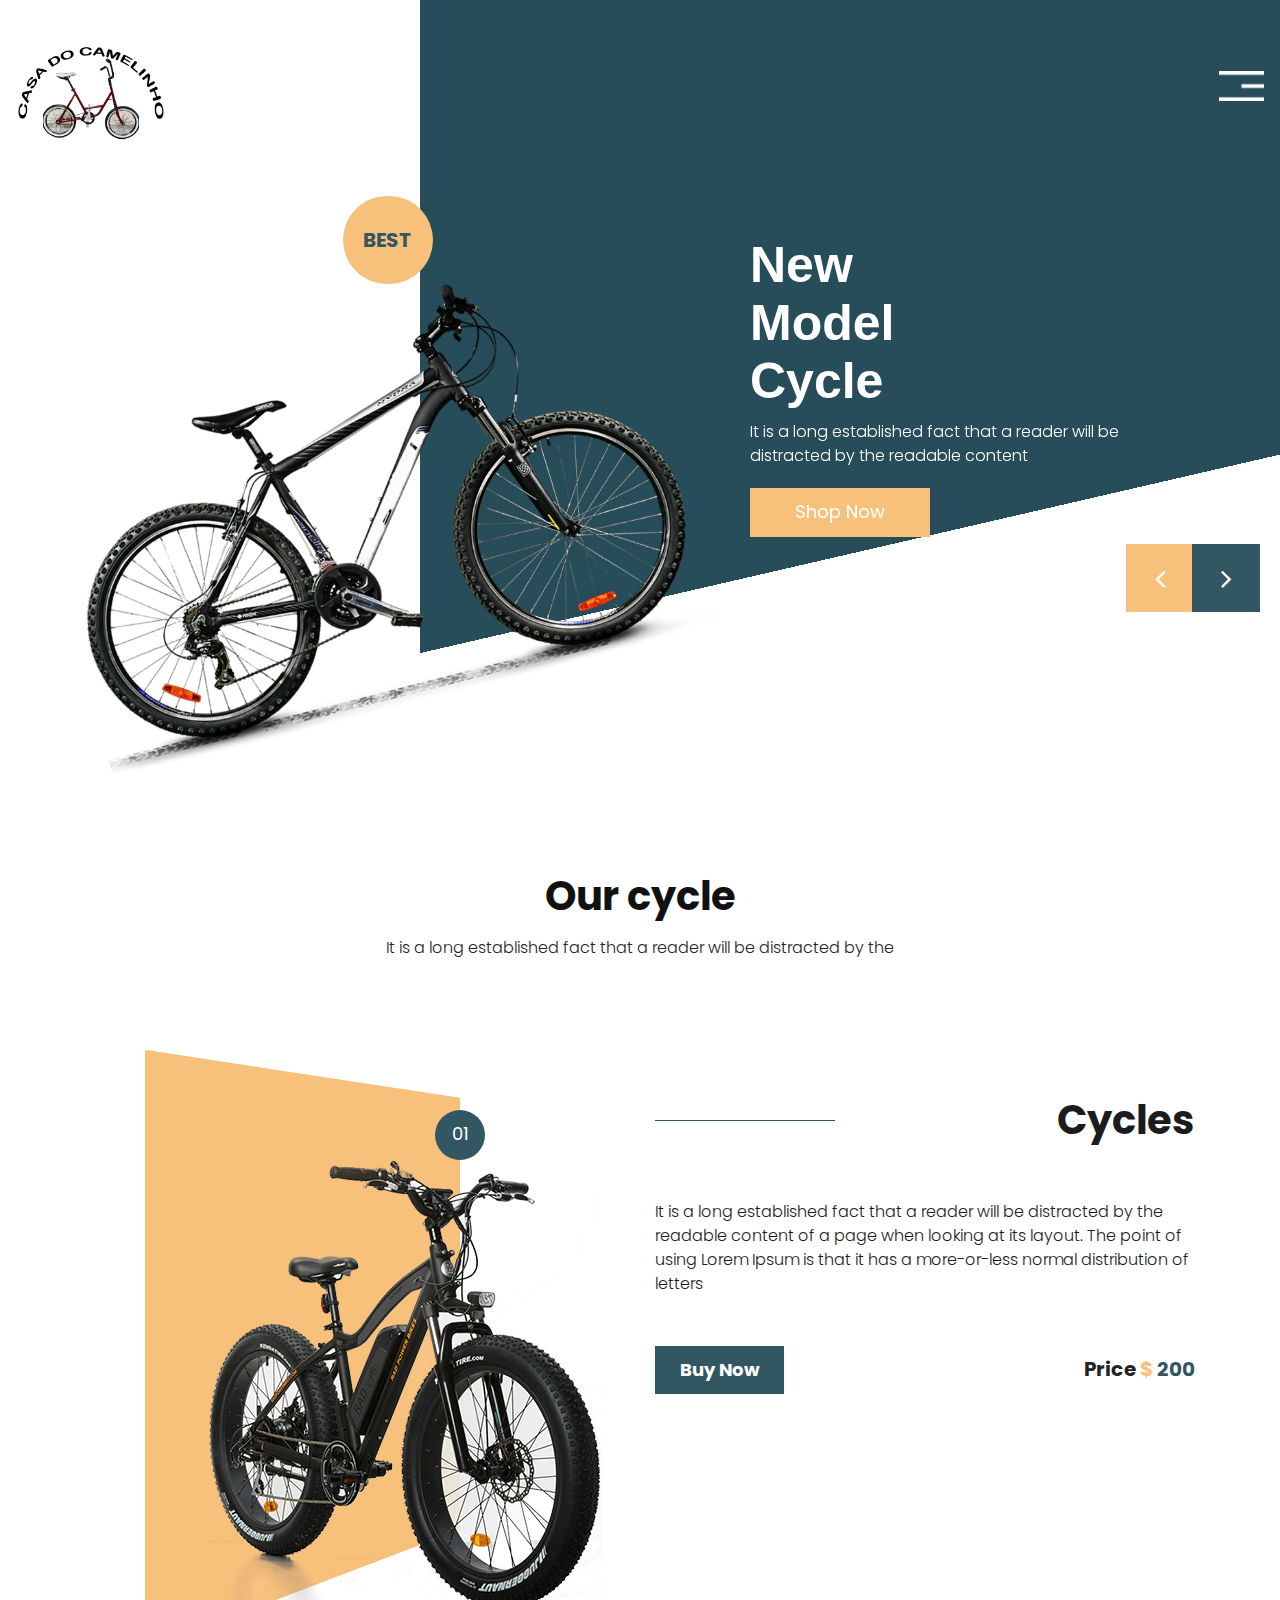
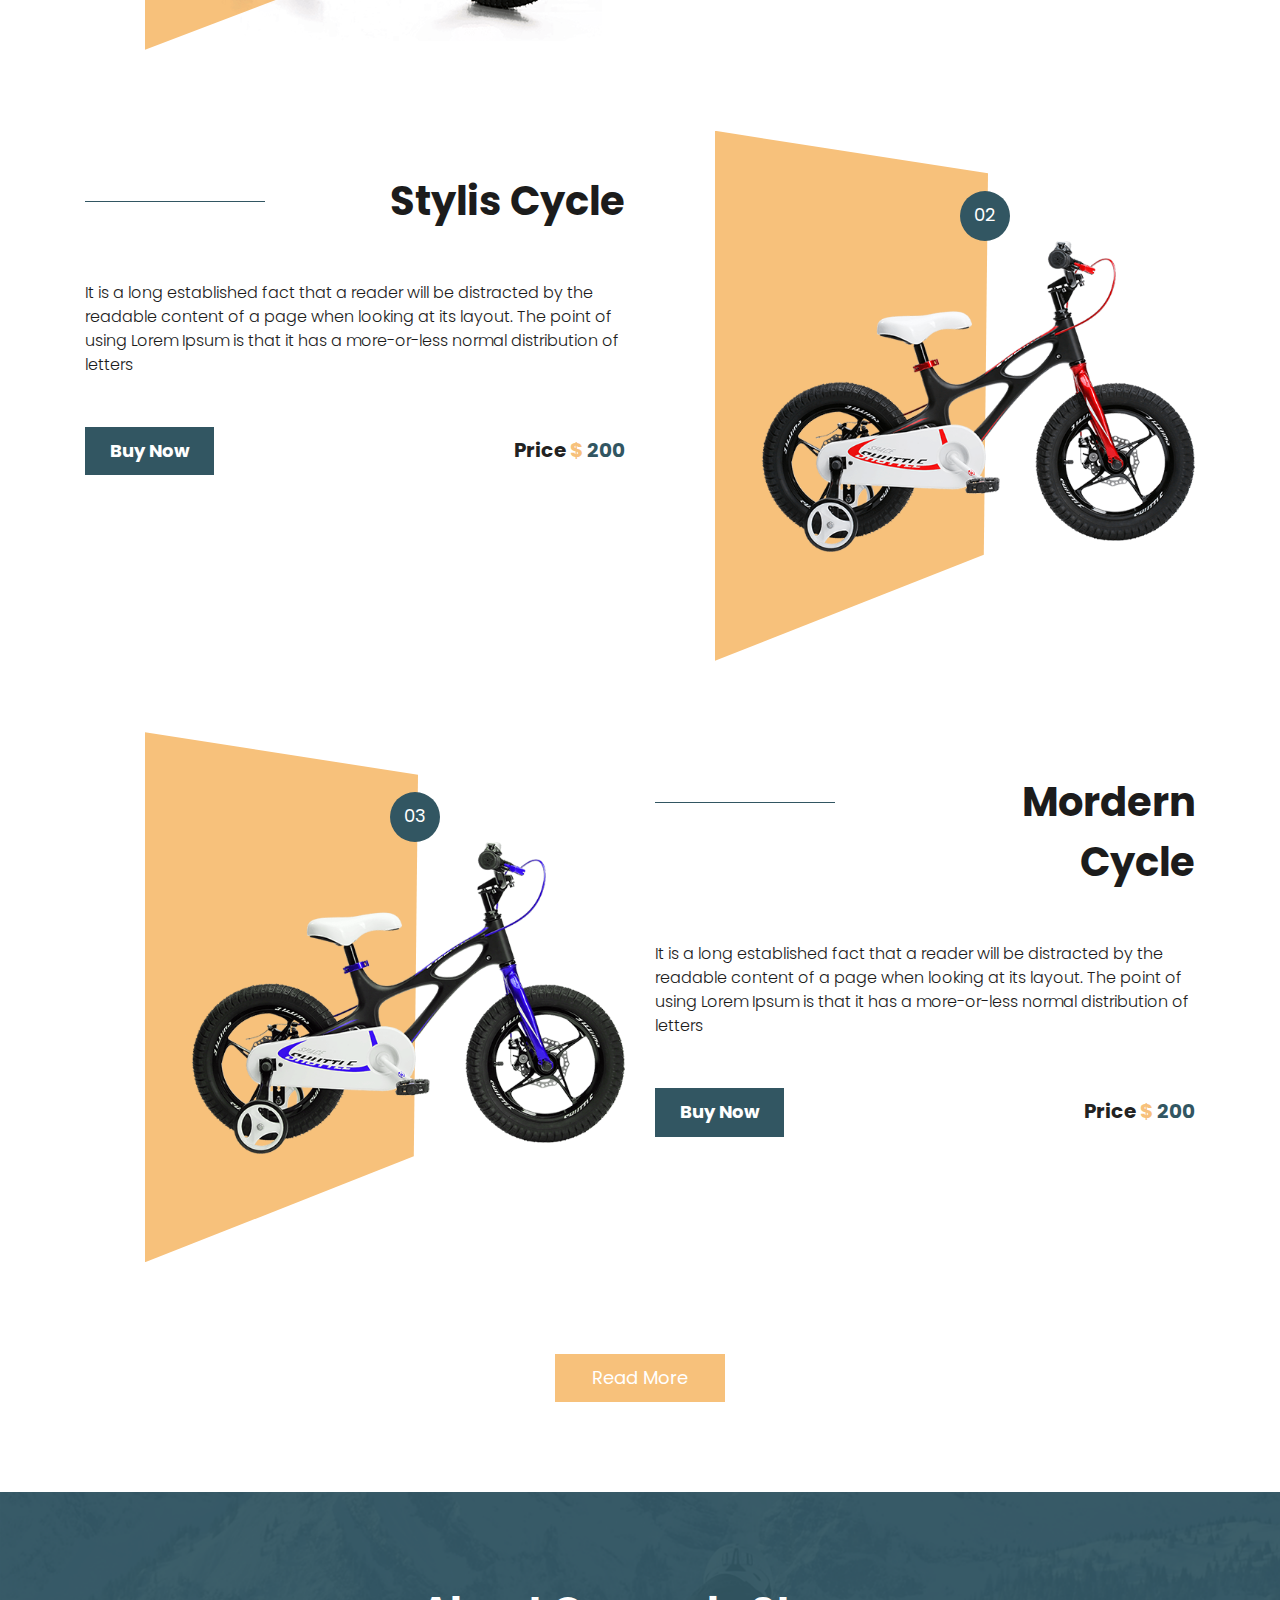
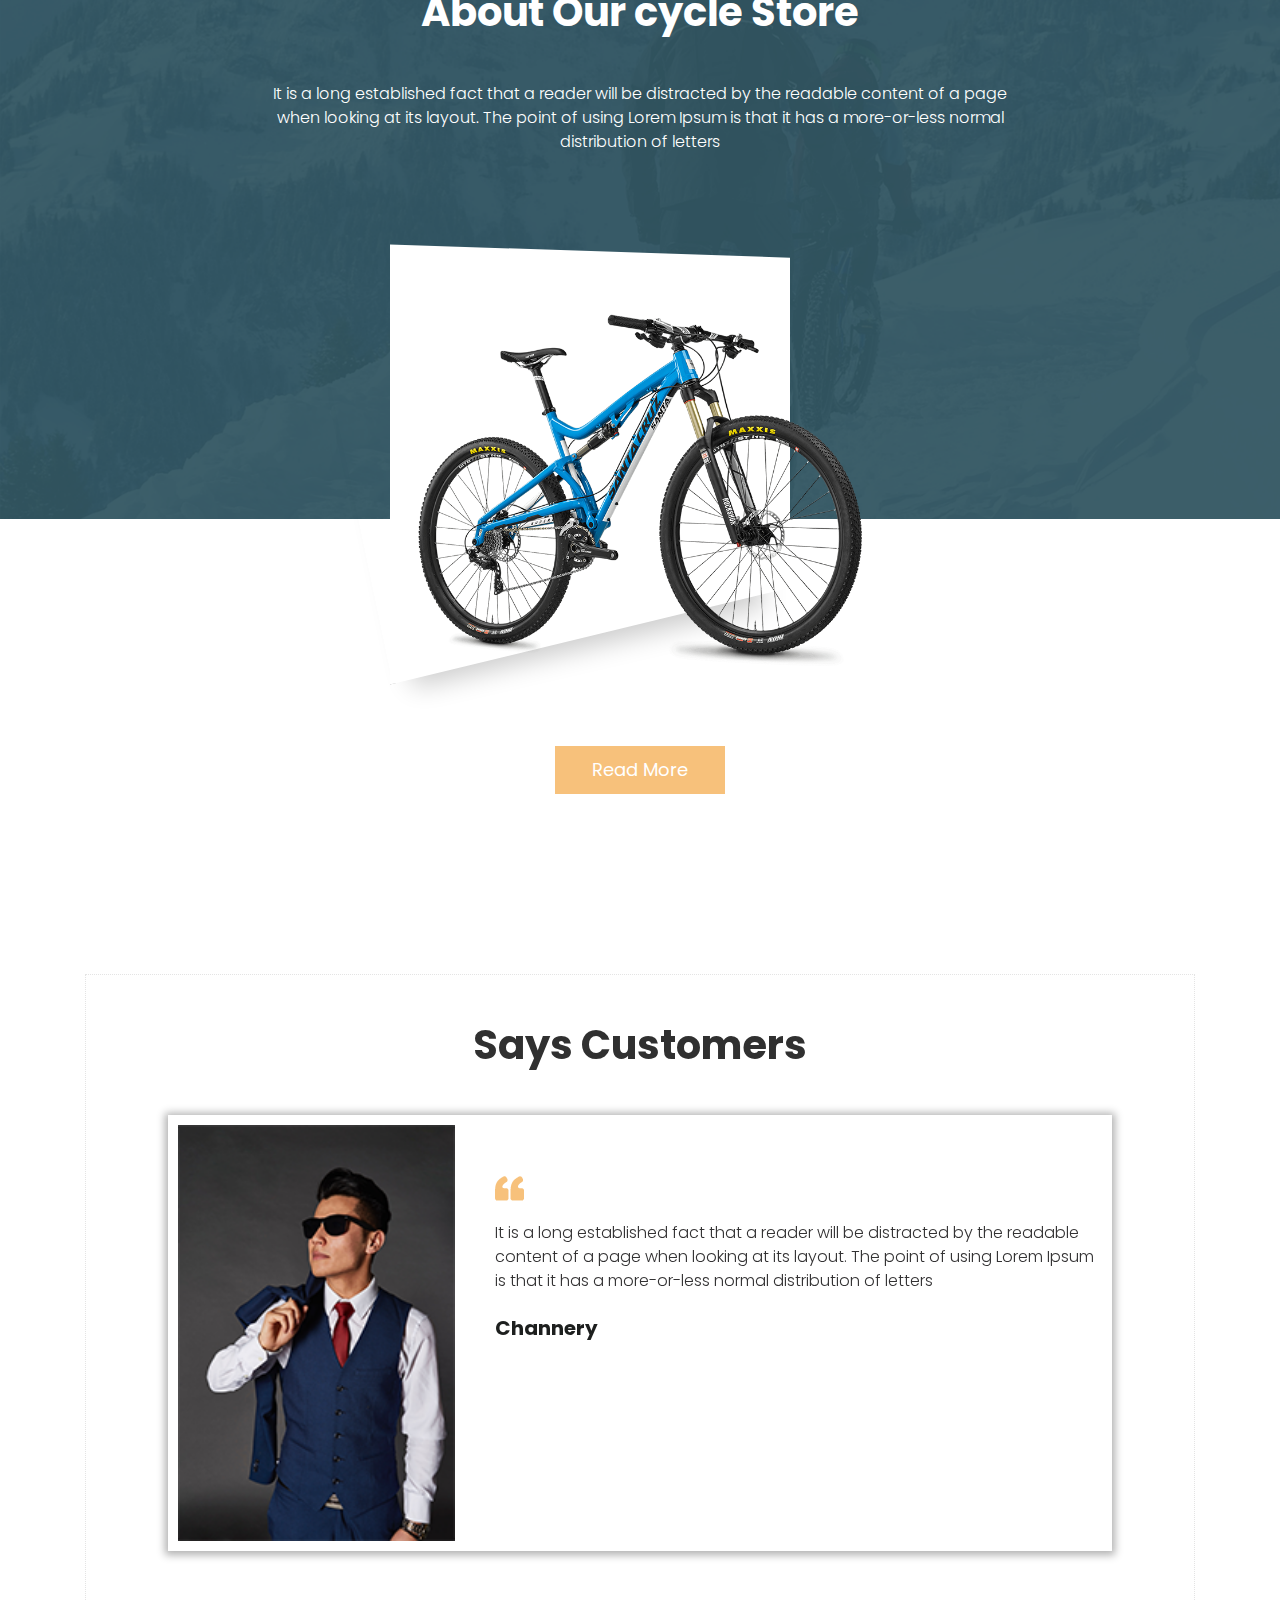
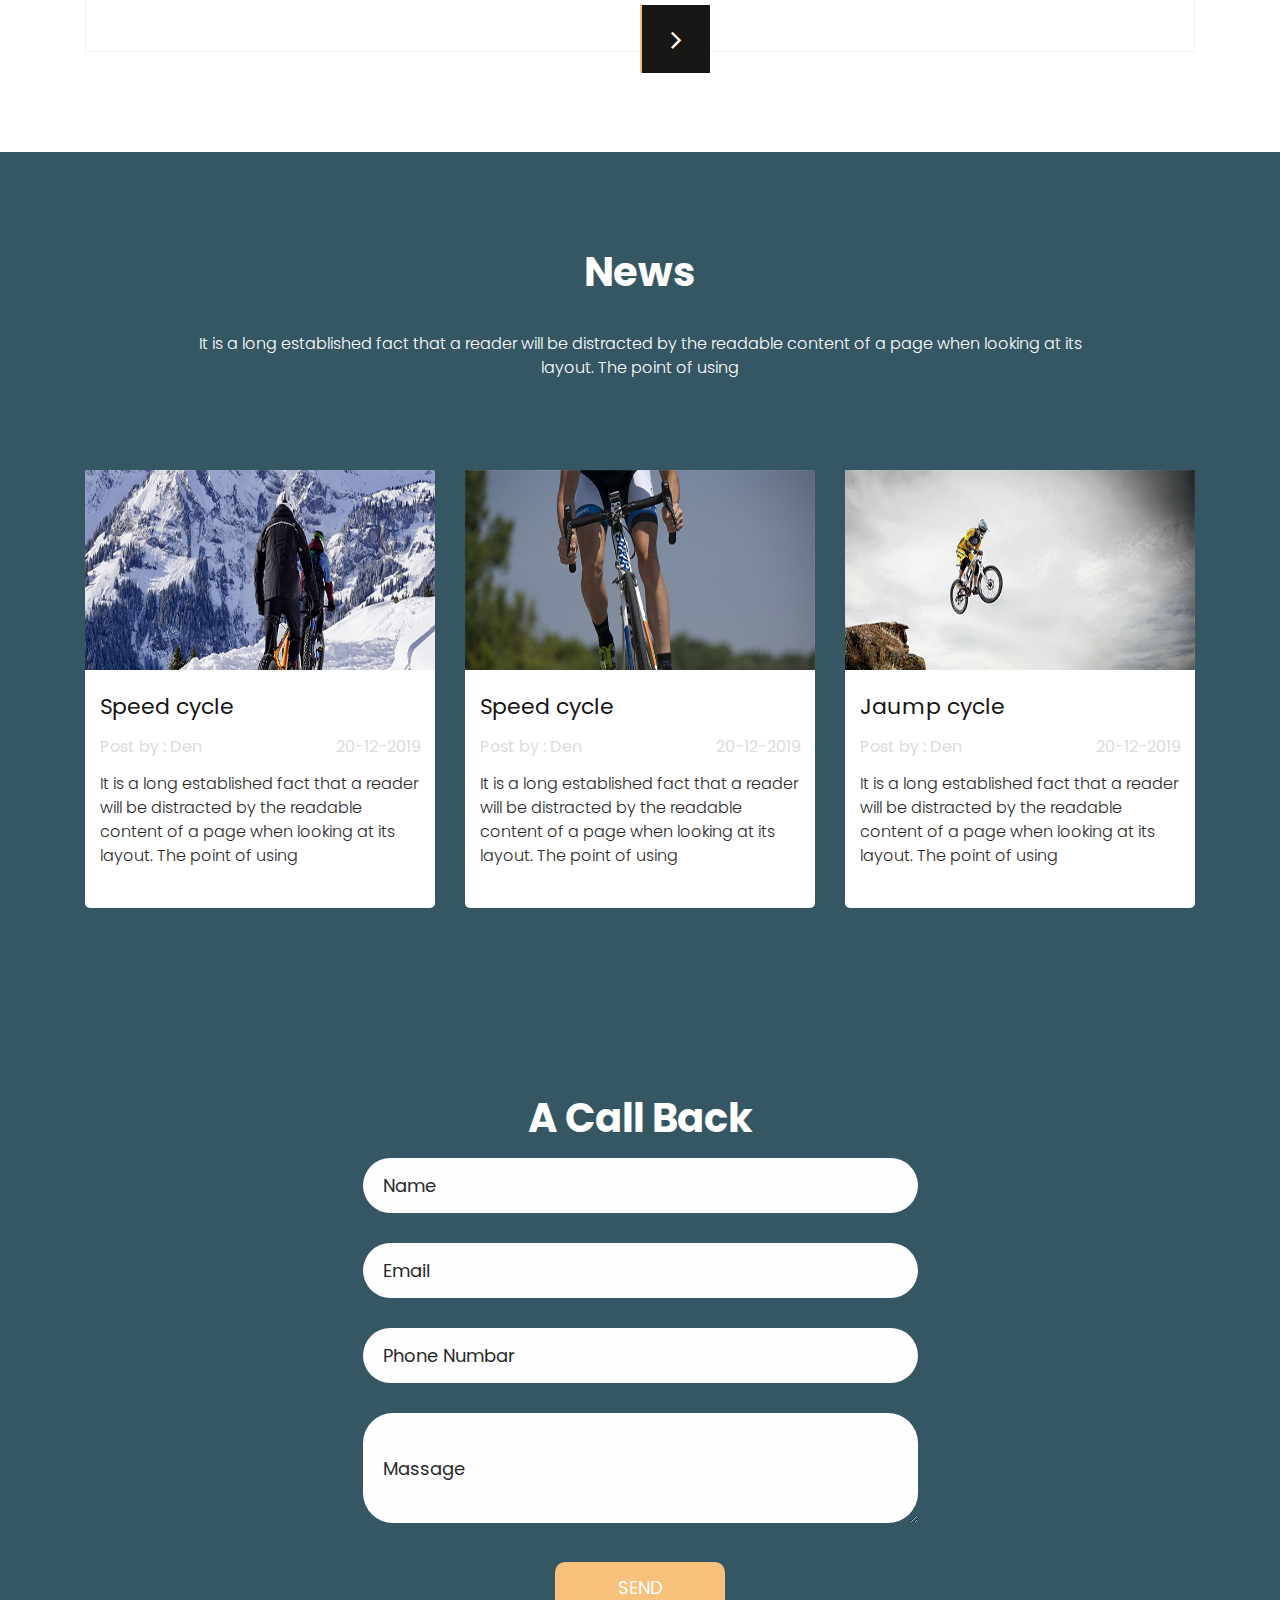
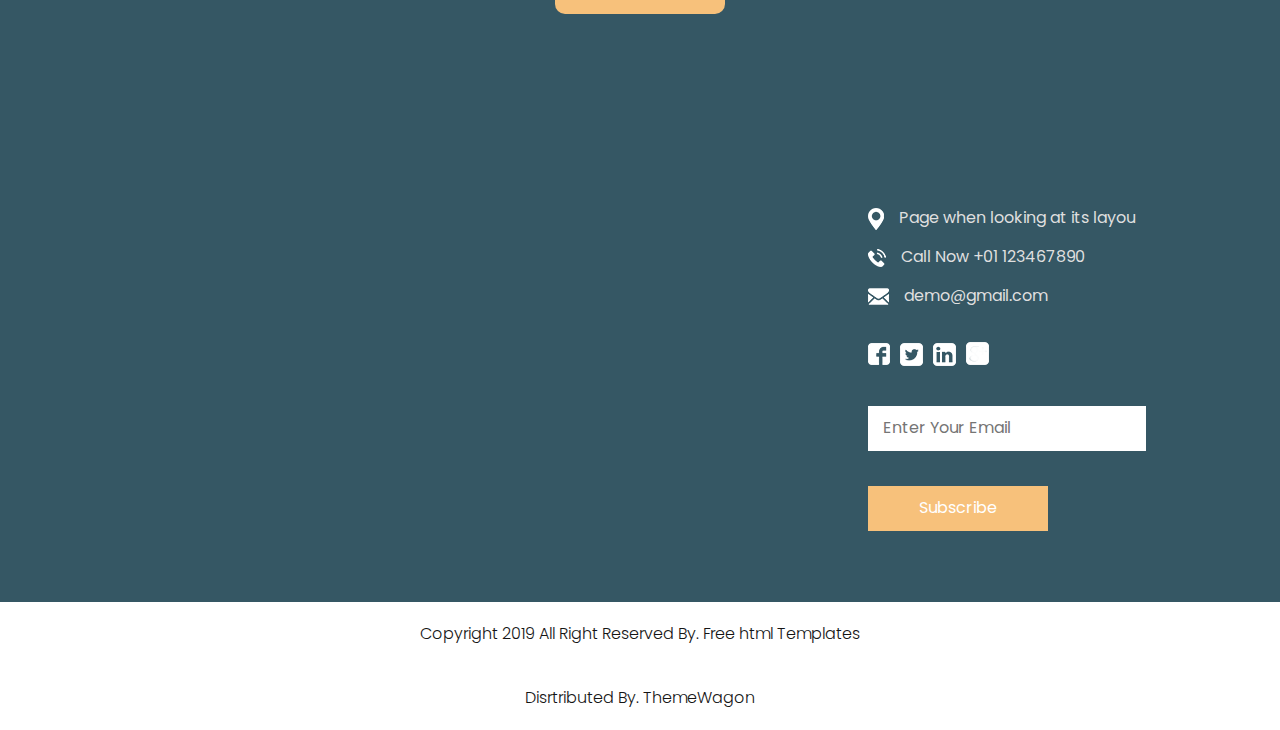
<file: themewagon.github.io/Cycle/index196c.html>
<!DOCTYPE html>
   <html lang="pt-br">
      <head>
         <!-- basico -->
         <meta charset="utf-8">
         <meta http-equiv="X-UA-Compatible" content="IE=edge">
         <meta name="viewport" content="width=device-width, initial-scale=1">
         <!-- mobile metas -->
         <meta name="viewport" content="width=device-width, initial-scale=1">
         <meta name="viewport" content="initial-scale=1, maximum-scale=1">
         <!-- metas site -->
         <title>Cycle</title>
         <meta name="keywords" content="">
         <meta name="description" content="">
         <meta name="author" content="">
         <!-- bootstrap css -->
         <link rel="stylesheet" type="text/css" href="css/bootstrap.min.css">
         <!-- style css -->
         <link rel="stylesheet" type="text/css" href="css/style.css">
         <!-- Responsive-->
         <link rel="stylesheet" href="css/responsive.css">
         <!-- fevicon -->
         <link rel="icon" href="images/fevicon.html" type="image/gif" />
         <!-- Scrollbar Custom CSS -->
         <link rel="stylesheet" href="css/jquery.mCustomScrollbar.min.css">
         <!-- Tweaks for older IEs-->
         <link rel="stylesheet" href="../../netdna.bootstrapcdn.com/font-awesome/4.0.3/css/font-awesome.css">
         <!-- owl stylesheets --> 
         <link href="https://fonts.googleapis.com/css?family=Poppins:400,700|Raleway:400,700,800&amp;display=swap" rel="stylesheet">
         <link rel="stylesheet" href="css/owl.carousel.min.css">
         <link rel="stylesoeet" href="css/owl.theme.default.min.html">
         <link rel="stylesheet" href="../../cdnjs.cloudflare.com/ajax/libs/fancybox/2.1.5/jquery.fancybox.min.css" media="screen">
      </head>
   <body>
         <!-- header section start -->
      <div class="header_section header_bg">
         <nav class="navbar navbar-expand-lg navbar-light bg-light">
            <a href="index.html" class="logo"><img src="images/logo1.png" width="150px"></a>
            <button class="navbar-toggler" type="button" data-toggle="collapse" data-target="#navbarSupportedContent" aria-controls="navbarSupportedContent" aria-expanded="false" aria-label="Toggle navigation">
            <span class="navbar-toggler-icon"></span>
            </button>
            <div class="collapse navbar-collapse" id="navbarSupportedContent">
               <ul class="navbar-nav mr-auto">
                  <li class="nav-item active">
                     <a class="nav-link" href="index.html">Inicio</a>
                  </li>
                  <li class="nav-item">
                     <a class="nav-link" href="about.html">Sobre</a>
                  </li>
                  <li class="nav-item">
                     <a class="nav-link" href="cycle.html">novos modelos</a>
                  </li>
                  <li class="nav-item">
                     <a class="nav-link" href="shop.html">Shopping</a>
                  </li>
                  <li class="nav-item">
                     <a class="nav-link" href="news.html">Novidades</a>
                  </li>
                  <li class="nav-item">
                     <a class="nav-link" href="contact.html">contato</a>
                  </li>
               </ul>
               <form class="form-inline my-2 my-lg-0">
                  <div class="login_menu">
                     <ul>
                        <li><a href="#">Login</a></li>
                        <li><a href="#"><img src="images/trolly-icon.png"></a></li>
                        <li><a href="#"><img src="images/search-icon.png"></a></li>
                     </ul>
                  </div>
                  <div></div>
               </form>
            </div>
            <div id="main">
               <span style="font-size:36px;cursor:pointer; color: #fff" onclick="openNav()"><img src="images/toggle-icon.png" style="height: 30px;"></span>
            </div>
         </nav>
         <!-- banner section start -->
         <div class="banner_section layout_padding">
            <div id="main_slider" class="carousel slide" data-ride="carousel">
               <div class="carousel-inner">
                  <div class="carousel-item active">
                     <div class="container">
                        <div class="row">
                           <div class="col-md-7">
                              <div class="best_text">Best</div>
                              <div class="image_1"><img src="images/img-1.png"></div>
                           </div>
                           <div class="col-md-5">
                              <h1 class="banner_taital">New Model Cycle</h1>
                              <p class="banner_text">It is a long established fact that a reader will be distracted by the readable content </p>
                              <div class="contact_bt"><a href="contact.html">Shop Now</a></div>
                           </div>
                        </div>
                     </div>
                  </div>
                  <div class="carousel-item">
                     <div class="container">
                        <div class="row">
                           <div class="col-md-7">
                              <div class="best_text">Best</div>
                              <div class="image_1"><img src="images/img-1.png"></div>
                           </div>
                           <div class="col-md-5">
                              <h1 class="banner_taital">New Model Cycle</h1>
                              <p class="banner_text">It is a long established fact that a reader will be distracted by the readable content </p>
                              <div class="contact_bt"><a href="contact.html">Shop Now</a></div>
                           </div>
                        </div>
                     </div>
                  </div>
                  <div class="carousel-item">
                     <div class="container">
                        <div class="row">
                           <div class="col-md-7">
                              <div class="best_text">Best</div>
                              <div class="image_1"><img src="images/img-1.png"></div>
                           </div>
                           <div class="col-md-5">
                              <h1 class="banner_taital">New Model Cycle</h1>
                              <p class="banner_text">It is a long established fact that a reader will be distracted by the readable content </p>
                              <div class="contact_bt"><a href="contact.html">Shop Now</a></div>
                           </div>
                        </div>
                     </div>
                  </div>
               </div>
               <a class="carousel-control-prev" href="#main_slider" role="button" data-slide="prev">
               <i class="fa fa-angle-left"></i>
               </a>
               <a class="carousel-control-next" href="#main_slider" role="button" data-slide="next">
               <i class="fa fa-angle-right"></i>
               </a>
            </div>
         </div>
         <!-- banner section end -->
      </div>
      <!-- header section end -->
      <!-- cycle section start -->
      <div class="cycle_section layout_padding">
         <div class="container">
            <h1 class="cycle_taital">Our cycle</h1>
            <p class="cycle_text">It is a long established fact that a reader will be distracted by the </p>
            <div class="cycle_section_2 layout_padding">
               <div class="row">
                  <div class="col-md-6">
                     <div class="box_main">
                        <h6 class="number_text">01</h6>
                        <div class="image_2"><img src="images/img-2.png"></div>
                     </div>
                  </div>
                  <div class="col-md-6">
                     <h1 class="cycles_text">Cycles</h1>
                     <p class="lorem_text">It is a long established fact that a reader will be distracted by the readable content of a page when looking at its layout. The point of using Lorem Ipsum is that it has a more-or-less normal distribution of letters</p>
                     <div class="btn_main">
                        <div class="buy_bt"><a href="#">Buy Now</a></div>
                        <h4 class="price_text">Price <span style=" color: #f7c17b">$</span> <span style=" color: #325662">200</span></h4>
                     </div>
                  </div>
               </div>
            </div>
            <div class="cycle_section_3 layout_padding">
               <div class="row">
                  <div class="col-md-6">
                     <h1 class="cycles_text">Stylis Cycle</h1>
                     <p class="lorem_text">It is a long established fact that a reader will be distracted by the readable content of a page when looking at its layout. The point of using Lorem Ipsum is that it has a more-or-less normal distribution of letters</p>
                     <div class="btn_main">
                        <div class="buy_bt"><a href="#">Buy Now</a></div>
                        <h4 class="price_text">Price <span style=" color: #f7c17b">$</span> <span style=" color: #325662">200</span></h4>
                     </div>
                  </div>
                  <div class="col-md-6">
                     <div class="box_main_3">
                        <h6 class="number_text_2">02</h6>
                        <div class="image_2"><img src="images/img-3.png"></div>
                     </div>
                  </div>
               </div>
            </div>
            <div class="cycle_section_2 layout_padding">
               <div class="row">
                  <div class="col-md-6">
                     <div class="box_main_3">
                        <h6 class="number_text_2">03</h6>
                        <div class="image_2"><img src="images/img-4.png"></div>
                     </div>
                  </div>
                  <div class="col-md-6">
                     <h1 class="cycles_text">Mordern <br>Cycle</h1>
                     <p class="lorem_text">It is a long established fact that a reader will be distracted by the readable content of a page when looking at its layout. The point of using Lorem Ipsum is that it has a more-or-less normal distribution of letters</p>
                     <div class="btn_main">
                        <div class="buy_bt"><a href="#">Buy Now</a></div>
                        <h4 class="price_text">Price <span style=" color: #f7c17b">$</span> <span style=" color: #325662">200</span></h4>
                     </div>
                  </div>
               </div>
            </div>
            <div class="read_btn_main">
               <div class="read_bt"><a href="#">Read More</a></div>
            </div>
         </div>
      </div>
      <!-- cycle section end -->
      <!-- about section start -->
      <div class="about_section layout_padding">
         <div class="container">
            <h1 class="about_taital">About Our cycle Store</h1>
            <p class="about_text">It is a long established fact that a reader will be distracted by the readable content of a page when looking at its layout. The point of using Lorem Ipsum is that it has a more-or-less normal distribution of letters
            </p>
            <div class="about_main">
               <img src="images/img-5.png" class="image_5">
            </div>
            <div class="read_bt_1"><a href="#">Read More</a></div>
         </div>
      </div>
      <!-- about section end -->
      <!-- client section start -->
      <div class="client_section layout_padding">
         <div id="my_slider" class="carousel slide" data-ride="carousel">
            <div class="carousel-inner">
               <div class="carousel-item active">
                  <div class="container">
                     <div class="client_main">
                        <h1 class="client_taital">Says Customers</h1>
                        <div class="client_section_2">
                           <div class="client_left">
                              <div><img src="images/client-img.png" class="client_img"></div>
                           </div>
                           <div class="client_right">
                              <div class="quote_icon"><img src="images/quote-icon.png"></div>
                              <p class="client_text">It is a long established fact that a reader will be distracted by the readable content of a page when looking at its layout. The point of using Lorem Ipsum is that it has a more-or-less normal distribution of letters</p>
                              <h3 class="client_name">Channery</h3>
                           </div>
                        </div>
                     </div>
                  </div>
               </div>
               <div class="carousel-item">
                  <div class="container">
                     <div class="client_main">
                        <h1 class="client_taital">Says Customers</h1>
                        <div class="client_section_2">
                           <div class="client_left">
                              <div><img src="images/client-img.png" class="client_img"></div>
                           </div>
                           <div class="client_right">
                              <div class="quote_icon"><img src="images/quote-icon.png"></div>
                              <p class="client_text">It is a long established fact that a reader will be distracted by the readable content of a page when looking at its layout. The point of using Lorem Ipsum is that it has a more-or-less normal distribution of letters</p>
                              <h3 class="client_name">Channery</h3>
                           </div>
                        </div>
                     </div>
                  </div>
               </div>
               <div class="carousel-item">
                  <div class="container">
                     <div class="client_main">
                        <h1 class="client_taital">Says Customers</h1>
                        <div class="client_section_2">
                           <div class="client_left">
                              <div><img src="images/client-img.png" class="client_img"></div>
                           </div>
                           <div class="client_right">
                              <div class="quote_icon"><img src="images/quote-icon.png"></div>
                              <p class="client_text">It is a long established fact that a reader will be distracted by the readable content of a page when looking at its layout. The point of using Lorem Ipsum is that it has a more-or-less normal distribution of letters</p>
                              <h3 class="client_name">Channery</h3>
                           </div>
                        </div>
                     </div>
                  </div>
               </div>
            </div>
            <a class="carousel-control-prev" href="#my_slider" role="button" data-slide="prev">
               <i class="fa fa-angle-left"></i>
            </a>
            <a class="carousel-control-next" href="#my_slider" role="button" data-slide="next">
              <i class="fa fa-angle-right"></i>
            </a>
         </div>
      </div>
      <!-- client section end -->
      <!-- news section start -->
      <div class="news_section layout_padding">
         <div class="container">
            <h1 class="news_taital">News</h1>
            <p class="news_text">It is a long established fact that a reader will be distracted by the readable content of a page when looking at its layout. The point of using </p>
            <div class="news_section_2 layout_padding">
               <div class="row">
                  <div class="col-sm-4">
                     <div class="box_main_1">
                        <div class="zoomout frame"><img src="images/img-6.png"></div>
                        <div class="padding_15">
                           <h2 class="speed_text">Speed cycle</h2>
                           <div class="post_text">Post by : Den <span style="float: right;">20-12-2019</span></div>
                           <p class="long_text">It is a long established fact that a reader will be distracted by the readable content of a page when looking at its layout. The point of using </p>
                        </div>
                     </div>
                  </div>
                  <div class="col-sm-4">
                     <div class="box_main_1">
                        <div class="zoomout frame"><img src="images/img-7.png"></div>
                        <div class="padding_15">
                           <h2 class="speed_text">Speed cycle</h2>
                           <div class="post_text">Post by : Den <span style="float: right;">20-12-2019</span></div>
                           <p class="long_text">It is a long established fact that a reader will be distracted by the readable content of a page when looking at its layout. The point of using </p>
                        </div>
                     </div>
                  </div>
                  <div class="col-sm-4">
                     <div class="box_main_1">
                        <div class="zoomout frame"><img src="images/img-8.png"></div>
                        <div class="padding_15">
                           <h2 class="speed_text">Jaump cycle</h2>
                           <div class="post_text">Post by : Den <span style="float: right;">20-12-2019</span></div>
                           <p class="long_text">It is a long established fact that a reader will be distracted by the readable content of a page when looking at its layout. The point of using </p>
                        </div>
                     </div>
                  </div>
               </div>
            </div>
         </div>
      </div>
      <!-- news section end -->
      <!-- contact section start -->
      <div class="contact_section layout_padding">
         <div class="container">
            <div class="contact_main">
               <h1 class="request_text">A Call Back</h1>
               <form action="https://themewagon.github.io/action_page.php">
                  <div class="form-group">
                     <input type="text" class="email-bt" placeholder="Name" name="Name">
                  </div>
                  <div class="form-group">
                     <input type="text" class="email-bt" placeholder="Email" name="Name">
                  </div>
                  <div class="form-group">
                     <input type="text" class="email-bt" placeholder="Phone Numbar" name="Email">
                  </div>
                  <div class="form-group">
                     <textarea class="massage-bt" placeholder="Massage" rows="5" id="comment" name="Massage"></textarea>
                  </div>
               </form>
               <div class="send_btn"><a href="#">SEND</a></div>
            </div>
         </div>
      </div>
      <!-- contact section end -->
      <!-- footer section start -->
      <div class="footer_section layout_padding">
         <div class="container-fluid">
            <div class="row">
               <div class="col-lg-8 col-sm-12 padding_0">
                  <div class="map_main">
                     <div class="map-responsive">
                       <iframe src="https://www.google.com/maps/embed/v1/place?key=AIzaSyA0s1a7phLN0iaD6-UE7m4qP-z21pH0eSc&amp;q=Eiffel+Tower+Paris+France" width="600" height="400" frameborder="0" style="border:0; width: 100%;" allowfullscreen=""></iframe>
                     </div>
                  </div>
               </div>
               <div class="col-lg-4 col-sm-12">
                  <div class="call_text"><a href="#"><img src="images/map-icon.png"><span class="padding_left_0">Page when looking at its layou</span></a></div>
                  <div class="call_text"><a href="#"><img src="images/call-icon.png"><span class="padding_left_0">Call Now  +01 123467890</span></a></div>
                  <div class="call_text"><a href="#"><img src="images/mail-icon.png"><span class="padding_left_0">demo@gmail.com</span></a></div>
                  <div class="social_icon">
                     <ul>
                        <li><a href="#"><img src="images/fb-icon1.png"></a></li>
                        <li><a href="#"><img src="images/twitter-icon.png"></a></li>
                        <li><a href="#"><img src="images/linkedin-icon.png"></a></li>
                        <li><a href="#"><img src="images/instagram-icon.png"></a></li>
                     </ul>
                  </div>
                  <input type="text" class="email_text" placeholder="Enter Your Email" name="Enter Your Email">
                  <div class="subscribe_bt"><a href="#">Subscribe</a></div>
               </div>
            </div>
         </div>
      </div>
      <!-- footer section end -->
      <!-- copyright section start -->
      <div class="copyright_section">
         <div class="container">
            <p class="copyright_text">Copyright 2019 All Right Reserved By.<a href="https://html.design/"> Free  html Templates</p><p class="copyright_text">Disrtributed By. <a href="https://themewagon.com/">ThemeWagon </a></p>
         </div>
      </div>
      <!-- copyright section end -->    
      <!-- Javascript files-->
      <script src="js/jquery.min.js"></script>
      <script src="js/popper.min.js"></script>
      <script src="js/bootstrap.bundle.min.js"></script>
      <script src="js/jquery-3.0.0.min.js"></script>
      <script src="js/plugin.js"></script>
      <!-- sidebar -->
      <script src="js/jquery.mCustomScrollbar.concat.min.js"></script>
      <script src="js/custom.js"></script>
      <!-- javascript --> 
      <script src="js/owl.carousel.html"></script>
      <script src="cdnjs.cloudflare.com/ajax/libs/fancybox/2.1.5/jquery.fancybox.min.html"></script>
      <script>
         function openNav() {
           document.getElementById("mySidenav").style.width = "250px";
           document.getElementById("main").style.marginLeft = "250px";
         }
         
         function closeNav() {
           document.getElementById("mySidenav").style.width = "0";
           document.getElementById("main").style.marginLeft= "0";
          
         }

         $("#main").click(function(){
             $("#navbarSupportedContent").toggleClass("nav-normal")
         })
      </script>
   </body>

<!-- Mirrored from themewagon.github.io/Cycle/?_ga=2.249002119.1054719384.1678732589-763095556.1678367209 by HTTrack Website Copier/3.x [XR&CO'2014], Mon, 13 Mar 2023 18:47:52 GMT -->
</html>
</file>
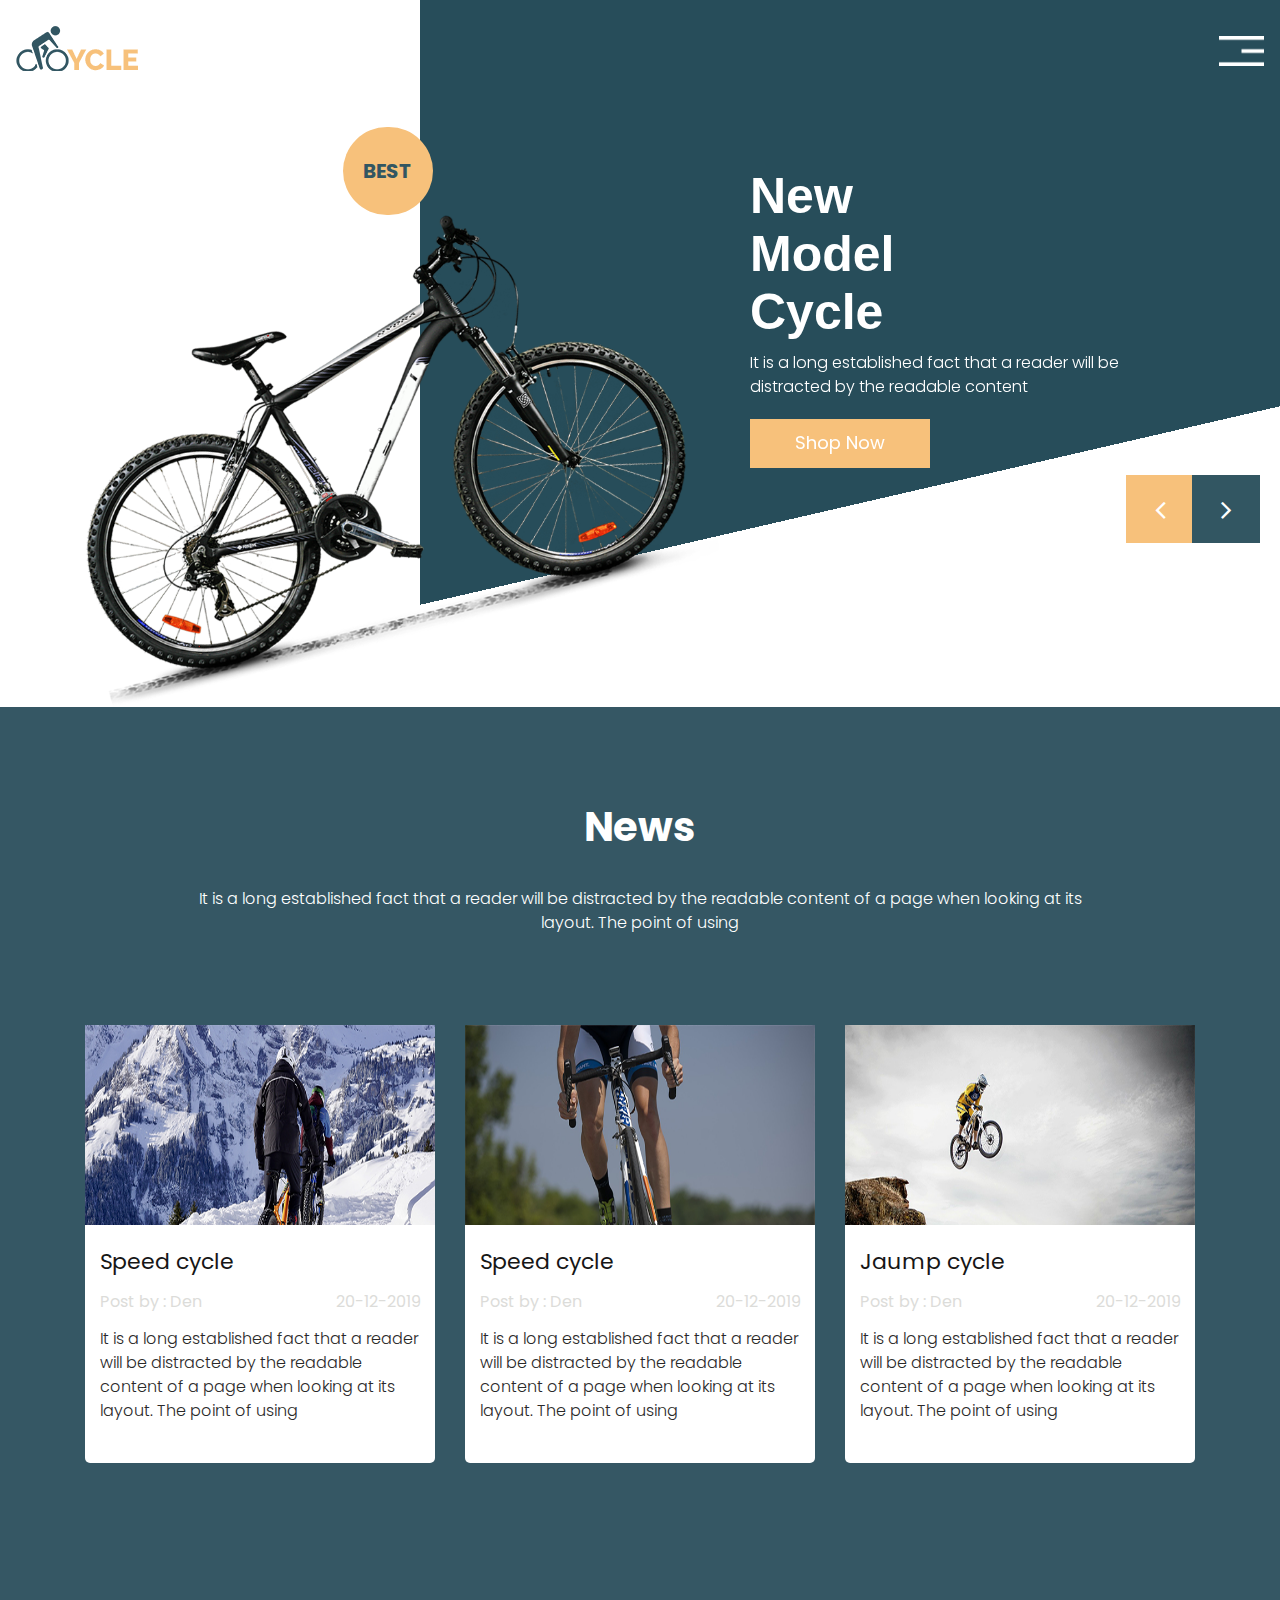
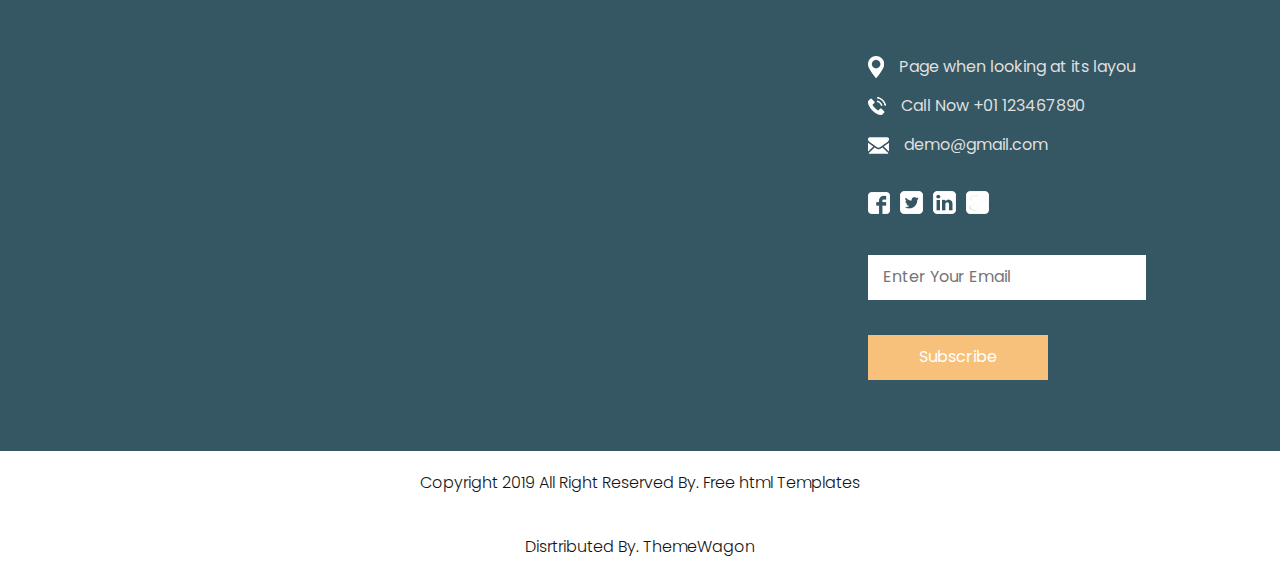
<file: themewagon.github.io/Cycle/news.html>
<!DOCTYPE html>
<html lang="en">


<!-- Mirrored from themewagon.github.io/Cycle/news.html by HTTrack Website Copier/3.x [XR&CO'2014], Mon, 13 Mar 2023 18:47:59 GMT -->
<!-- Added by HTTrack --><meta http-equiv="content-type" content="text/html;charset=utf-8" /><!-- /Added by HTTrack -->
<head>
   <!-- basic -->
   <meta charset="utf-8">
   <meta http-equiv="X-UA-Compatible" content="IE=edge">
   <meta name="viewport" content="width=device-width, initial-scale=1">
   <!-- mobile metas -->
   <meta name="viewport" content="width=device-width, initial-scale=1">
   <meta name="viewport" content="initial-scale=1, maximum-scale=1">
   <!-- site metas -->
   <title>News</title>
   <meta name="keywords" content="">
   <meta name="description" content="">
   <meta name="author" content="">
   <!-- bootstrap css -->
   <link rel="stylesheet" type="text/css" href="css/bootstrap.min.css">
   <!-- style css -->
   <link rel="stylesheet" type="text/css" href="css/style.css">
   <!-- Responsive-->
   <link rel="stylesheet" href="css/responsive.css">
   <!-- fevicon -->
   <link rel="icon" href="images/fevicon.html" type="image/gif" />
   <!-- Scrollbar Custom CSS -->
   <link rel="stylesheet" href="css/jquery.mCustomScrollbar.min.css">
   <!-- Tweaks for older IEs-->
   <link rel="stylesheet" href="../../netdna.bootstrapcdn.com/font-awesome/4.0.3/css/font-awesome.css">
   <!-- owl stylesheets -->
   <link href="https://fonts.googleapis.com/css?family=Poppins:400,700|Raleway:400,700,800&amp;display=swap"
      rel="stylesheet">
   <link rel="stylesheet" href="css/owl.carousel.min.css">
   <link rel="stylesoeet" href="css/owl.theme.default.min.html">
   <link rel="stylesheet" href="../../cdnjs.cloudflare.com/ajax/libs/fancybox/2.1.5/jquery.fancybox.min.css"
      media="screen">
</head>

<body>
   <!-- header section start -->
   <div class="header_section header_bg">
      <nav class="navbar navbar-expand-lg navbar-light bg-light">
         <a href="index.html" class="logo"><img src="images/logo.png"></a>
         <button class="navbar-toggler" type="button" data-toggle="collapse" data-target="#navbarSupportedContent"
            aria-controls="navbarSupportedContent" aria-expanded="false" aria-label="Toggle navigation">
            <span class="navbar-toggler-icon"></span>
         </button>
         <div class="collapse navbar-collapse" id="navbarSupportedContent">
            <ul class="navbar-nav mr-auto">
               <li class="nav-item active">
                  <a class="nav-link" href="index.html">Home</a>
               </li>
               <li class="nav-item">
                  <a class="nav-link" href="about.html">About</a>
               </li>
               <li class="nav-item">
                  <a class="nav-link" href="cycle.html">Our Cycle</a>
               </li>
               <li class="nav-item">
                  <a class="nav-link" href="shop.html">Shop</a>
               </li>
               <li class="nav-item">
                  <a class="nav-link" href="news.html">News</a>
               </li>
               <li class="nav-item">
                  <a class="nav-link" href="contact.html">Contact Us</a>
               </li>
            </ul>
            <form class="form-inline my-2 my-lg-0">
               <div class="login_menu">
                  <ul>
                     <li><a href="#">Login</a></li>
                     <li><a href="#"><img src="images/trolly-icon.png"></a></li>
                     <li><a href="#"><img src="images/search-icon.png"></a></li>
                  </ul>
               </div>
               <div></div>
            </form>
         </div>
         <div id="main">
            <span style="font-size:36px;cursor:pointer; color: #fff" onclick="openNav()"><img
                  src="images/toggle-icon.png" style="height: 30px;"></span>
         </div>
      </nav>
      <!-- banner section start -->
      <div class="banner_section layout_padding">
         <div id="main_slider" class="carousel slide" data-ride="carousel">
            <div class="carousel-inner">
               <div class="carousel-item active">
                  <div class="container">
                     <div class="row">
                        <div class="col-md-7">
                           <div class="best_text">Best</div>
                           <div class="image_1"><img src="images/img-1.png"></div>
                        </div>
                        <div class="col-md-5">
                           <h1 class="banner_taital">New Model Cycle</h1>
                           <p class="banner_text">It is a long established fact that a reader will be distracted by the
                              readable content </p>
                           <div class="contact_bt"><a href="contact.html">Shop Now</a></div>
                        </div>
                     </div>
                  </div>
               </div>
               <div class="carousel-item">
                  <div class="container">
                     <div class="row">
                        <div class="col-md-7">
                           <div class="best_text">Best</div>
                           <div class="image_1"><img src="images/img-1.png"></div>
                        </div>
                        <div class="col-md-5">
                           <h1 class="banner_taital">New Model Cycle</h1>
                           <p class="banner_text">It is a long established fact that a reader will be distracted by the
                              readable content </p>
                           <div class="contact_bt"><a href="contact.html">Shop Now</a></div>
                        </div>
                     </div>
                  </div>
               </div>
               <div class="carousel-item">
                  <div class="container">
                     <div class="row">
                        <div class="col-md-7">
                           <div class="best_text">Best</div>
                           <div class="image_1"><img src="images/img-1.png"></div>
                        </div>
                        <div class="col-md-5">
                           <h1 class="banner_taital">New Model Cycle</h1>
                           <p class="banner_text">It is a long established fact that a reader will be distracted by the
                              readable content </p>
                           <div class="contact_bt"><a href="contact.html">Shop Now</a></div>
                        </div>
                     </div>
                  </div>
               </div>
            </div>
            <a class="carousel-control-prev" href="#main_slider" role="button" data-slide="prev">
               <i class="fa fa-angle-left"></i>
            </a>
            <a class="carousel-control-next" href="#main_slider" role="button" data-slide="next">
               <i class="fa fa-angle-right"></i>
            </a>
         </div>
      </div>
      <!-- banner section end -->
   </div>
   <!-- header section end -->
   <!-- news section start -->
   <div class="news_section layout_padding">
      <div class="container">
         <h1 class="news_taital">News</h1>
         <p class="news_text">It is a long established fact that a reader will be distracted by the readable content of
            a page when looking at its layout. The point of using </p>
         <div class="news_section_2 layout_padding">
            <div class="row">
               <div class="col-sm-4">
                  <div class="box_main_1">
                     <div class="zoomout frame"><img src="images/img-6.png"></div>
                     <div class="padding_15">
                        <h2 class="speed_text">Speed cycle</h2>
                        <div class="post_text">Post by : Den <span style="float: right;">20-12-2019</span></div>
                        <p class="long_text">It is a long established fact that a reader will be distracted by the
                           readable content of a page when looking at its layout. The point of using </p>
                     </div>
                  </div>
               </div>
               <div class="col-sm-4">
                  <div class="box_main_1">
                     <div class="zoomout frame"><img src="images/img-7.png"></div>
                     <div class="padding_15">
                        <h2 class="speed_text">Speed cycle</h2>
                        <div class="post_text">Post by : Den <span style="float: right;">20-12-2019</span></div>
                        <p class="long_text">It is a long established fact that a reader will be distracted by the
                           readable content of a page when looking at its layout. The point of using </p>
                     </div>
                  </div>
               </div>
               <div class="col-sm-4">
                  <div class="box_main_1">
                     <div class="zoomout frame"><img src="images/img-8.png"></div>
                     <div class="padding_15">
                        <h2 class="speed_text">Jaump cycle</h2>
                        <div class="post_text">Post by : Den <span style="float: right;">20-12-2019</span></div>
                        <p class="long_text">It is a long established fact that a reader will be distracted by the
                           readable content of a page when looking at its layout. The point of using </p>
                     </div>
                  </div>
               </div>
            </div>
         </div>
      </div>
   </div>
   <!-- news section end -->
   <!-- footer section start -->
   <div class="footer_section layout_padding">
      <div class="container-fluid">
         <div class="row">
            <div class="col-lg-8 col-sm-12 padding_0">
               <div class="map_main">
                  <div class="map-responsive">
                     <iframe
                        src="https://www.google.com/maps/embed/v1/place?key=AIzaSyA0s1a7phLN0iaD6-UE7m4qP-z21pH0eSc&amp;q=Eiffel+Tower+Paris+France"
                        width="600" height="400" frameborder="0" style="border:0; width: 100%;"
                        allowfullscreen=""></iframe>
                  </div>
               </div>
            </div>
            <div class="col-lg-4 col-sm-12">
               <div class="call_text"><a href="#"><img src="images/map-icon.png"><span class="padding_left_0">Page when
                        looking at its layou</span></a></div>
               <div class="call_text"><a href="#"><img src="images/call-icon.png"><span class="padding_left_0">Call Now
                        +01 123467890</span></a></div>
               <div class="call_text"><a href="#"><img src="images/mail-icon.png"><span
                        class="padding_left_0">demo@gmail.com</span></a></div>
               <div class="social_icon">
                  <ul>
                     <li><a href="#"><img src="images/fb-icon1.png"></a></li>
                     <li><a href="#"><img src="images/twitter-icon.png"></a></li>
                     <li><a href="#"><img src="images/linkedin-icon.png"></a></li>
                     <li><a href="#"><img src="images/instagram-icon.png"></a></li>
                  </ul>
               </div>
               <input type="text" class="email_text" placeholder="Enter Your Email" name="Enter Your Email">
               <div class="subscribe_bt"><a href="#">Subscribe</a></div>
            </div>
         </div>
      </div>
   </div>
   <!-- footer section end -->
   <!-- copyright section start -->
   <div class="copyright_section">
      <div class="container">
         <p class="copyright_text">Copyright 2019 All Right Reserved By.<a href="https://html.design/"> Free html
               Templates</p>
         <p class="copyright_text">Disrtributed By. <a href="https://themewagon.com/">ThemeWagon </a></p>
      </div>
   </div>
   <!-- copyright section end -->
   <!-- Javascript files-->
   <script src="js/jquery.min.js"></script>
   <script src="js/popper.min.js"></script>
   <script src="js/bootstrap.bundle.min.js"></script>
   <script src="js/jquery-3.0.0.min.js"></script>
   <script src="js/plugin.js"></script>
   <!-- sidebar -->
   <script src="js/jquery.mCustomScrollbar.concat.min.js"></script>
   <script src="js/custom.js"></script>
   <!-- javascript -->
   <script src="js/owl.carousel.html"></script>
   <script src="cdnjs.cloudflare.com/ajax/libs/fancybox/2.1.5/jquery.fancybox.min.html"></script>
   <script>
      function openNav() {
         document.getElementById("mySidenav").style.width = "250px";
         document.getElementById("main").style.marginLeft = "250px";
      }

      function closeNav() {
         document.getElementById("mySidenav").style.width = "0";
         document.getElementById("main").style.marginLeft = "0";

      }

      $("#main").click(function () {
         $("#navbarSupportedContent").toggleClass("nav-normal");
      })
   </script>
</body>


<!-- Mirrored from themewagon.github.io/Cycle/news.html by HTTrack Website Copier/3.x [XR&CO'2014], Mon, 13 Mar 2023 18:47:59 GMT -->
</html>
</file>
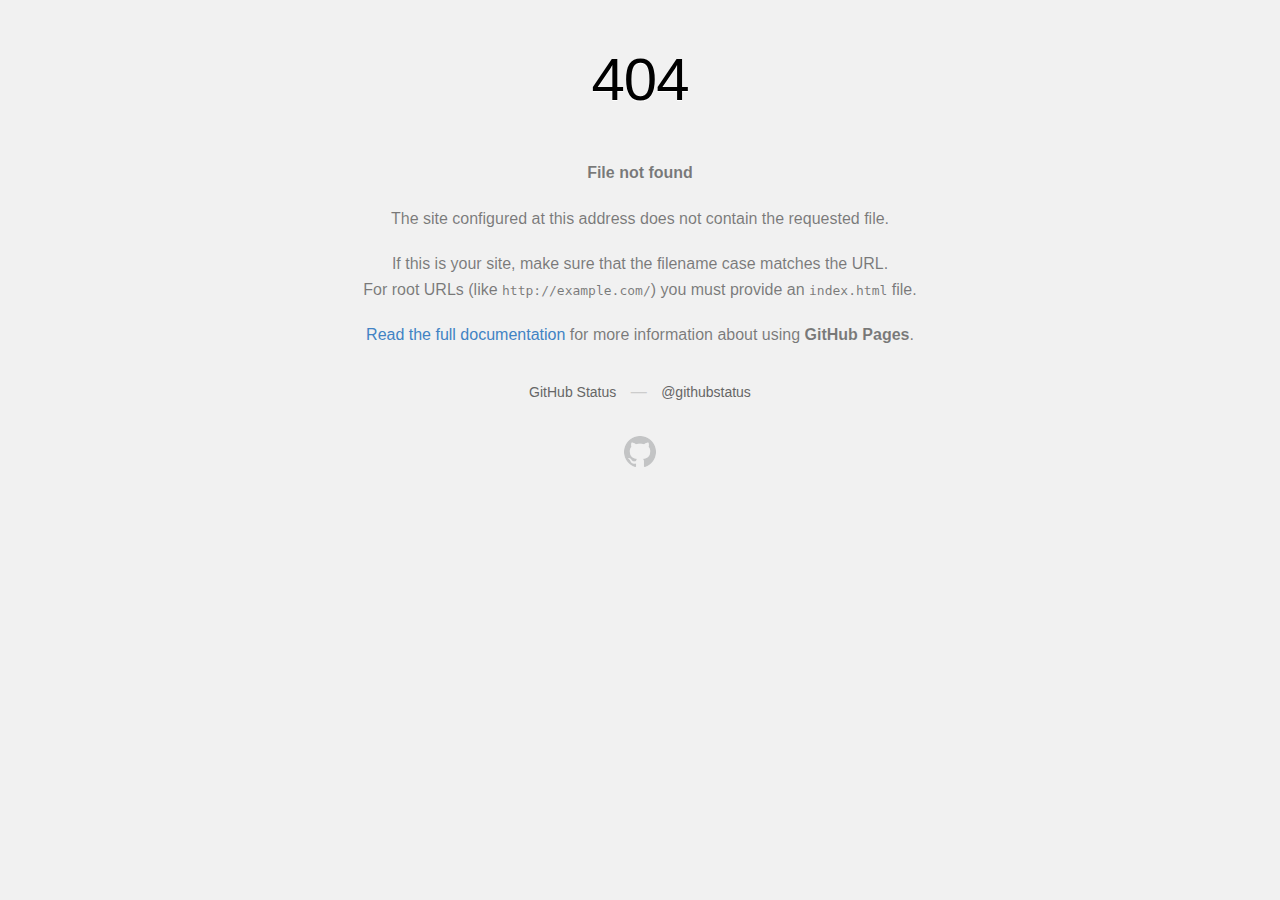
<file: themewagon.github.io/Cycle/shop.html>
<!DOCTYPE html>
<html>
  <head>
    <meta http-equiv="Content-type" content="text/html; charset=utf-8">
    <meta http-equiv="Content-Security-Policy" content="default-src 'none'; style-src 'unsafe-inline'; img-src data:; connect-src 'self'">
    <title>Page not found &middot; GitHub Pages</title>
    <style type="text/css" media="screen">
      body {
        background-color: #f1f1f1;
        margin: 0;
        font-family: "Helvetica Neue", Helvetica, Arial, sans-serif;
      }

      .container { margin: 50px auto 40px auto; width: 600px; text-align: center; }

      a { color: #4183c4; text-decoration: none; }
      a:hover { text-decoration: underline; }

      h1 { width: 800px; position:relative; left: -100px; letter-spacing: -1px; line-height: 60px; font-size: 60px; font-weight: 100; margin: 0px 0 50px 0; text-shadow: 0 1px 0 #fff; }
      p { color: rgba(0, 0, 0, 0.5); margin: 20px 0; line-height: 1.6; }

      ul { list-style: none; margin: 25px 0; padding: 0; }
      li { display: table-cell; font-weight: bold; width: 1%; }

      .logo { display: inline-block; margin-top: 35px; }
      .logo-img-2x { display: none; }
      @media
      only screen and (-webkit-min-device-pixel-ratio: 2),
      only screen and (   min--moz-device-pixel-ratio: 2),
      only screen and (     -o-min-device-pixel-ratio: 2/1),
      only screen and (        min-device-pixel-ratio: 2),
      only screen and (                min-resolution: 192dpi),
      only screen and (                min-resolution: 2dppx) {
        .logo-img-1x { display: none; }
        .logo-img-2x { display: inline-block; }
      }

      #suggestions {
        margin-top: 35px;
        color: #ccc;
      }
      #suggestions a {
        color: #666666;
        font-weight: 200;
        font-size: 14px;
        margin: 0 10px;
      }

    </style>
  </head>
  <body>

    <div class="container">

      <h1>404</h1>
      <p><strong>File not found</strong></p>

      <p>
        The site configured at this address does not
        contain the requested file.
      </p>

      <p>
        If this is your site, make sure that the filename case matches the URL.<br>
        For root URLs (like <code>http://example.com/</code>) you must provide an
        <code>index.html</code> file.
      </p>

      <p>
        <a href="https://help.github.com/pages/">Read the full documentation</a>
        for more information about using <strong>GitHub Pages</strong>.
      </p>

      <div id="suggestions">
        <a href="https://githubstatus.com">GitHub Status</a> &mdash;
        <a href="https://twitter.com/githubstatus">@githubstatus</a>
      </div>

      <a href="/" class="logo logo-img-1x">
        <img width="32" height="32" title="" alt="" src="[data-uri]">
      </a>

      <a href="/" class="logo logo-img-2x">
        <img width="32" height="32" title="" alt="" src="[data-uri]">
      </a>
    </div>
  </body>
</html>
</file>
<file: themewagon.github.io/Cycle/css/responsive.css>
/*--------------------------------------------------------------------- File Name: responsive.css ---------------------------------------------------------------------*/


/*------------------------------------------------------------------- 991px x 768px ---------------------------------------------------------------------*/

@media only screen and (min-width: 768px) and (max-width: 991px) {
    .header-search {
        padding: 15px 0px;
    }
}


/*------------------------------------------------------------------- 767px x 599px ---------------------------------------------------------------------*/

@media only screen and (min-width: 599px) and (max-width: 767px) {
    .logo {
        text-align: center;
    }
    .cart-content-right {
        padding-bottom: 5px;
    }
    .mg {
        margin: 0px 0px;
    }
    .menu-area-main {
        height: 256px;
        overflow-y: auto;
    }
    .megamenu>.row [class*="col-"] {
        padding: 0px;
    }
    .menu-area-main .megamenu .men-cat {
        padding: 0px 15px;
    }
    .menu-area-main .megamenu .women-cat {
        padding: 0px 15px;
    }
    .menu-area-main .megamenu .el-cat {
        padding: 0px 15px;
    }
    .mean-container .mean-nav ul li a.mean-expand {
        height: 19px;
    }
    .category-box.women-box {
        display: none;
    }
    .cart-box {
        display: inline-block;
        margin: 0px 30px;
    }
    .wish-box {
        float: none;
        margin: 0px 30px;
        display: inline-block;
    }
    .menu-add {
        display: none;
    }
    .category-box {
        display: none;
    }
    .mean-container .mean-nav ul li ol {
        padding: 0px;
    }
    .mean-container .mean-nav ul li a {
        padding: 10px 20px;
        width: 94.8%;
    }
    .mean-container .mean-nav ul li li a {
        width: 92%;
        padding: 1em 4%;
    }
    .mean-container .mean-nav ul li li li a {
        width: 100%;
    }
    .header-search {
        padding: 15px 0px;
    }
    #collapseFilter.d-md-block {
        padding: 30px 0px;
    }
}


/*------------------------------------------------------------------- 599px x 280px ---------------------------------------------------------------------*/

@media only screen and (min-width: 280px) and (max-width: 599px) {
    .cart-content-right {
        padding-bottom: 5px;
    }
    .megamenu>.row [class*="col-"] {
        padding: 0px;
    }
    .menu-area-main .megamenu .men-cat {
        padding: 0px 15px;
    }
    .menu-area-main .megamenu .women-cat {
        padding: 0px 15px;
    }
    .menu-area-main .megamenu .el-cat {
        padding: 0px 15px;
    }
    .mean-container .mean-nav ul li a {
        padding: 1em 4%;
        width: 92%;
    }
    .mean-container .mean-nav ul li li a {
        width: 90%;
        padding: 1em 5%;
    }
    .mean-container .sub-full.megamenu-categories ol li a {
        padding: 5px 0px;
        text-transform: capitalize;
        width: 100%;
    }
    .megamenu .sub-full.megamenu-categories .women-box .banner-up-text a {
        width: auto;
        border: none;
        float: none;
    }
    .menu-area-main {
        height: 45px;
        overflow-y: auto;
    }
    .mean-container .mean-nav ul li a.mean-expand {
        top: 0;
    }
}

@media (min-width: 992px) and (max-width: 1199px) {
    #my_slider a.carousel-control-prev {
        left: 455px;
        top: 94%;
    }
    #my_slider a.carousel-control-next {
        right: 400px;
        top: 94%;
    }
    #main_slider a.carousel-control-prev {
        left: 825px;
        top: 80%;
    }
    #main_slider a.carousel-control-next {
        right: 20px;
        top: 80%;
    }
    .navbar-expand-lg .navbar-nav .nav-link {
        padding-right: 8px;
        padding-left: 8px;
        font-size: 14px;
   }
   .login_menu li {
       float: left;
       font-size: 14px;
    }
    .header_section::after {
       width: 330px;
    }
    .header_section {
        background-image: linear-gradient(-13deg, #ffffff 25%, #274d5a 20%);
    }
    .best_text { left: 35px; }
    .image_1 {
        padding-top: 100px;
    }
    .number_text{
        margin-right: 95px;
    }
    .number_text_2{
        margin-right: 135px;
    }
    .client_right {
        width: 70%;
        padding: 70px 0px 50px 20px;

    }
    .subscribe_bt {
        float: none;
    }




}

@media (min-width: 768px) and (max-width: 991px) {

        #main_slider a.carousel-control-prev {
        position: absolute;
        left: 175px;
        top: 90%;
        display: none;
    }
#main_slider a.carousel-control-next {
    position: absolute;
    left: 236px;
    top: 90%;
    display: none;
}
.navbar-toggler:not(:disabled):not(.disabled) {
    display: block;
}
#main{
    display: none;
}
.navbar-light .navbar-toggler-icon {
    background-image:url(../images/toggle-icon1.png); 
    width: 40px;
}
.navbar-light .navbar-toggler {
    color: rgba(0,0,0,.5);
    border-color: transparent !important;
}
.navbar-toggler {
    padding: 0;
}
.header_section {
    background-image: linear-gradient(-13deg, #fff 13%, #274d5a 12%);
}
.banner_taital{
    padding-top: 0px;
}
.box_main::after { width: 340px; height: 500px; }
.number_text{ margin-right: 50px; }
.cycles_text::after { width: 90px; }
.image_2{ padding-left: 20px; }
.box_main_3::after {
    width: 330px;
    height: 380px;
}
.read_btn_main {
    margin-top: 70px;
}
.image_5 {
    width: 90%;
}
.about_main::after {
    width: 100%;
    height: 98%;
}
.about_main::before {
    width: 94%;
    top: 311px;
    height: 240px;
    left: -168px;
}
.about_section{
    background-size: cover;
    height: 828px;
    margin-bottom: 180px;
}
.client_right {
    width: 70%;
    padding: 20px 0px 0px 15px;
}
#my_slider a.carousel-control-prev {
    left: 330px;
}
#my_slider a.carousel-control-next {
    right: 300px;
}
.post_text{
    font-size: 14px;
}
.long_text{
    font-size: 14px;
}
.contact_section{
    padding-top: 0px;
}
.footer_section{
    padding-top: 0px;
    padding-bottom: 50px;
}
.email_text {
    width: 50%;
}
.subscribe_bt {
    float: none;
}


#navbarSupportedContent {
    transform: translateX(0);
}
.navbar-expand-lg .navbar-nav .nav-link {
    color: #000 !important;;
    text-align: center;
    justify-content: center;
}

.login_menu{
    display: none;
}




}

@media (min-width: 576px) and (max-width: 767px) {
    #main_slider a.carousel-control-prev {
        position: absolute;
        left: 175px;
        top: 90%;
        display: none;
    }
    #main_slider a.carousel-control-next {
        position: absolute;
        left: 236px;
        top: 90%;
        display: none;
    }
    .navbar-toggler:not(:disabled):not(.disabled) {
        display: block;
    }
    .bg-light { background-color: #ffffff !important;}
#main{
    display: none;
}
.navbar-light .navbar-toggler-icon {
    background-image:url(../images/toggle-icon1.png); 
    width: 40px;
}
.navbar-light .navbar-toggler {
    color: rgba(0,0,0,.5);
    border-color: transparent !important;
}
.navbar-toggler {
    padding: 0;
}
.banner_section .row{
    flex-direction: column-reverse;
}
.header_section{
    background: #274d5a;
}
.best_text {
    margin-top: 30px;
}
.header_section.header_bg::after {
    height: 100%;
}
.header_section::after { display: none; }
.box_main::after {
    width: 90%;
    height: 100%;
}
.number_text {
    margin-right: 115px;
}
.cycles_text::after { width: 120px; top: 60px;}
.cycles_text{ font-size: 26px; }
.cycle_section_3 .row {
    flex-direction: column-reverse;
}
.image_2 {
    padding-left: 20px;
}
.box_main_3::after {
width: 90%;
height: 110%;
}
.number_text_2 {
    margin-right: 160px;
    margin-top: 70px;
}
.box_main_3 {
    margin-bottom: 30px;
}
.cycle_section_2{
    padding-top: 0px;
}
.read_btn_main {
    margin-top: 50px;
}
.about_section{
    background-size: cover;
    height: 640px;
    margin-bottom: 180px;
}
.about_taital {
    font-size: 26px;
}
.about_text {
    width: 100%;
}
.image_5 {
    width: 90%;
}
.about_main::after {
    width: 100%;
    height: 98%;
}
.about_main::before {
    width: 89%;
    top: 190px;
    height: 240px;
    left: -144px;
}
.about_main{
    margin-top: -30px;
}
.client_taital{
    font-size: 40px;
}
.client_section_2 {
    width: 100%;
    display: initial;
    padding: 0px;
}
.client_left{
    width: 100%;
}
.client_right{
    width: 100%;
}
.client_main{
    padding: 40px 10px 30px 10px;
}
.news_text {
    width: 100%;
}
.box_main_1{
    margin-top: 20px;
}
.contact_main {
    width: 100%;
}
.contact_section{
    padding-bottom: 0px;
}
.footer_section{
    padding-bottom: 50px;
}

#my_slider a.carousel-control-prev {
    display: none;
}
#my_slider a.carousel-control-next {
    display: none;
}

#navbarSupportedContent {
    transform: translateX(0);
}
.navbar-expand-lg .navbar-nav .nav-link {
    color: #000 !important;;
    text-align: center;
    justify-content: center;
}

.login_menu{
    display: none;
}

}

@media (max-width: 575px) {
    #main_slider a.carousel-control-prev {
        position: absolute;
        left: 175px;
        top: 90%;
        display: none;
    }
    #main_slider a.carousel-control-next {
        position: absolute;
        left: 236px;
        top: 90%;
        display: none;
    }
    .navbar-toggler:not(:disabled):not(.disabled) {
        display: block;
    }
    .bg-light { background-color: #ffffff !important;}
.navbar-light .navbar-toggler-icon {
    background-image:url(../images/toggle-icon1.png); 
    width: 40px;
}
.navbar-light .navbar-toggler {
    color: rgba(0,0,0,.5);
    border-color: transparent !important;
}
.navbar-toggler {
    padding: 0;
}



#main{
    display: none;
}
.banner_section .row{
    flex-direction: column-reverse;
}
.header_section{
    background: #274d5a;
}
.best_text {
    margin-top: 30px;
}
.header_section.header_bg::after {
    height: 100%;
}
.header_section::after { display: none; }
.box_main::after {
    width: 90%;
    height: 100%;
}
.number_text {
    margin-right: 50px;
}
.cycles_text::after { width: 120px; top: 60px;}
.cycles_text{ font-size: 26px; }
.cycle_section_3 .row {
    flex-direction: column-reverse;
}
.image_2 {
    padding-left: 20px;
}
.box_main_3::after {
width: 90%;
height: 110%;
}
.number_text_2 {
    margin-right: 75px;
    margin-top: 40px;
}
.box_main_3 {
    margin-bottom: 30px;
}
.cycle_section_2{
    padding-top: 0px;
}
.read_btn_main {
    margin-top: 50px;
}
.about_section{
    background-size: cover;
    height: 640px;
    margin-bottom: 180px;
}
.about_taital {
    font-size: 26px;
}
.about_text {
    width: 100%;
}
.image_5 {
    width: 90%;
}
.about_main::after {
    width: 360px;
    height: 290px;
}
.about_main::before {
    width: 310px;
    top: 50px;
    height: 240px;
    left: -35px;
}
.client_taital{
    font-size: 26px;
}
.client_section_2 {
    width: 100%;
    display: initial;
    padding: 0px;
}
.client_left{
    width: 100%;
}
.client_right{
    width: 100%;
}
.client_main{
    padding: 40px 10px 30px 10px;
}
.news_text {
    width: 100%;
}
.box_main_1{
    margin-top: 20px;
}
.contact_main {
    width: 100%;
}
.contact_section{
    padding-bottom: 0px;
}
.footer_section{
    padding-bottom: 50px;
}

#my_slider a.carousel-control-prev {
    display: none;
}
#my_slider a.carousel-control-next {
    display: none;
}


#navbarSupportedContent {
    transform: translateX(0);
}
.navbar-expand-lg .navbar-nav .nav-link {
    color: #000 !important;;
    text-align: center;
    justify-content: center;
}

.login_menu{
    display: none;
}


}
</file>
<file: themewagon.github.io/Cycle/css/style.css>
/*--------------------------------------------------------------------- import Files ---------------------------------------------------------------------*/

@import url(animate.min.css);
@import url(normalize.css);
@import url(icomoon.css);
@import url(css/font-awesome.min.html);
@import url(meanmenu.css);
@import url(owl.carousel.min.css);
@import url(swiper.min.html);
@import url(slick.css);
@import url(jquery.fancybox.min.css);
@import url(jquery-ui.css);
@import url(nice-select.css);

/*--------------------------------------------------------------------- skeleton ---------------------------------------------------------------------*/

* {
    box-sizing: border-box !important;
    transition: ease all 0.5s;
}

html {
    scroll-behavior: smooth;
}

body {
    color: #666666;
    font-size: 14px;
    font-family: 'Poppins', sans-serif;
    line-height: 1.80857;
    font-weight: normal;
    overflow-x: hidden;
}

a {
    color: #1f1f1f;
    text-decoration: none !important;
    outline: none !important;
    -webkit-transition: all .3s ease-in-out;
    -moz-transition: all .3s ease-in-out;
    -ms-transition: all .3s ease-in-out;
    -o-transition: all .3s ease-in-out;
    transition: all .3s ease-in-out;
}

h1,
h2,
h3,
h4,
h5,
h6 {
    letter-spacing: 0;
    font-weight: normal;
    position: relative;
    padding: 0 0 10px 0;
    font-weight: normal;
    line-height: normal;
    color: #111111;
    margin: 0
}

h1 {
    font-size: 24px
}

h2 {
    font-size: 22px
}

h3 {
    font-size: 18px
}

h4 {
    font-size: 16px
}

h5 {
    font-size: 14px
}

h6 {
    font-size: 13px
}

*,
*::after,
*::before {
    -webkit-box-sizing: border-box;
    -moz-box-sizing: border-box;
    box-sizing: border-box;
}

h1 a,
h2 a,
h3 a,
h4 a,
h5 a,
h6 a {
    color: #212121;
    text-decoration: none!important;
    opacity: 1
}

button:focus {
    outline: none;
}

ul,
li,
ol {
    margin: 0px;
    padding: 0px;
    list-style: none;
}

p {
    margin: 20px;
    font-weight: 300;
    font-size: 15px;
    line-height: 24px;
}

a {
    color: #222222;
    text-decoration: none;
    outline: none !important;
}

a,
.btn {
    text-decoration: none !important;
    outline: none !important;
    -webkit-transition: all .3s ease-in-out;
    -moz-transition: all .3s ease-in-out;
    -ms-transition: all .3s ease-in-out;
    -o-transition: all .3s ease-in-out;
    transition: all .3s ease-in-out;
}

img {
    max-width: 100%;
    height: auto;
}

 :focus {
    outline: 0;
}

.paddind_bottom_0 {
    padding-bottom: 0 !important;
}

.btn-custom {
    margin-top: 20px;
    background-color: transparent !important;
    border: 2px solid #ddd;
    padding: 12px 40px;
    font-size: 16px;
}

.lead {
    font-size: 18px;
    line-height: 30px;
    color: #767676;
    margin: 0;
    padding: 0;
}

.form-control:focus {
    border-color: #ffffff !important;
    box-shadow: 0 0 0 .2rem rgba(255, 255, 255, .25);
}

.navbar-form input {
    border: none !important;
}

.badge {
    font-weight: 500;
}

blockquote {
    margin: 20px 0 20px;
    padding: 30px;
}

button {
    border: 0;
    margin: 0;
    padding: 0;
    cursor: pointer;
}

.full {
    float: left;
    width: 100%;
}

.layout_padding {
    padding-top: 90px;
    padding-bottom: 0px;
}

.padding_0 {
    padding: 0px;
}
/* header section start */
.header_section {
    width: 100%;
    float: left;
    background-image: linear-gradient(-13deg, #ffffff 30%, #274d5a 20%);
    position: relative;
    overflow-x: hidden; 
}

.header_bg {
    width: 100%;
    float: left;
}

.header_section::after {
    content: '';
    background-color: #ffffff;
    position: absolute;
    width: 420px;
    right: initial;
    top: 0px;
    margin: 0 auto;
    display: flex;
    height: 500px;
    left: 0;
}

.header_section.header_bg::after {
    height: 100%;
}


.bg-light {
    background-color: transparent !important;
}

.navbar-expand-lg {
    position: relative;
    z-index: 9;
}

.logo {
    width: 35%;
    float: left;
}

.navbar-expand-lg .navbar-nav .nav-link {
    padding-right: 15px;
    padding-left: 15px;
    color: #e0dcdc !important;
    display: flex;
    font-size: 18px;
}
.navbar-light .navbar-nav .nav-link:focus, 
.navbar-light .navbar-nav .nav-link:hover {
    color: #f7c17b !important;
}

.login_menu{
    width: 100%;
    display: flex;
}
.login_menu ul{
    margin: 0px; 
    padding: 0px;
}
.login_menu li{
    float: left;
    font-size: 18px;
    color: #ffffff;
    padding-left: 15px;
    padding-right: 15px;
}
.login_menu li a{

    color: #ffffff;
}

.sidenav {
    height: 100%;
    width: 0;
    position: fixed;
    z-index: 1;
    top: 0;
    left: 0;
    background-color: #111;
    overflow-x: hidden;
    transition: 0.5s;
    padding-top: 60px;
}

.sidenav a {
    padding: 8px 8px 8px 32px;
    text-decoration: none;
    font-size: 25px;
    color: #818181;
    display: block;
    transition: 0.3s;
}

.sidenav a:hover {
    color: #f1f1f1;
}

.sidenav .closebtn {
    position: absolute;
    top: 0;
    right: 25px;
    font-size: 36px;
    margin-left: 50px;
}

#main {
    transition: margin-left .5s;
    width: 5%;
    float: right;
    text-align: right;
}

@media screen and (max-height: 450px) {
    .sidenav {
        padding-top: 15px;
    }
    .sidenav a {
        font-size: 18px;
    }
}

/* header section end */
/* banner section start */

.banner_section {
    width: 100%;
    float: left;
    position: relative;
    z-index: 1;
    padding-top: 30px;
}

.best_text {
    width: 90px;
    margin: 0 auto;
    text-align: center;
    background-color: #f7c17b;
    color: #325662;
    font-size: 20px;
    font-weight: bold;
    border-radius: 100px;
    padding: 26px 0px;
    text-transform: uppercase;
    left: -15px;
    position: relative;
}
.image_1 {
    width: 100%;
    float: left;
    position: relative;
    z-index: 1;
}
.banner_taital {
    width: 50%;
    float: left;
    font-size: 50px;
    color: #ffffff;
    font-weight: bold;
    font-family: 'Raleway ExtraBold', sans-serif;
    padding-top: 40px;
}

.banner_text {
    width: 100%;
    float: left;
    font-size: 16px;
    color: #ffffff;
    margin: 0px;
}

.contact_bt {
    width: 100%;
    float: left;
    margin-top: 20px;
}

.contact_bt a {
    width: 180px;
    float: left;
    font-size: 18px;
    color: #ffffff;
    text-align: center;
    background-color: #f7c17b;
    padding: 8px 0px;
}

.contact_bt a:hover {
    color: #000;
    background-color: #ffffff;
}


#main_slider a.carousel-control-prev {
    left: 88%;
    top: 60%;
    background-color: #f7c17b;
    color: #ffffff;
}

#main_slider a.carousel-control-next {
    position: absolute;
    right: 20px;
    top: 60%;
}

#main_slider .carousel-control-prev,
#main_slider .carousel-control-next {
    width: 68px;
    height: 68px;
    background: #325662;
    opacity: 1;
    font-size: 30px;
    color: #ffffff;
}

#main_slider .carousel-control-prev:hover,
#main_slider .carousel-control-next:hover,
#main_slider .carousel-control-prev:focus,
#main_slider .carousel-control-next:focus {
    background-color: #f7c17b;
    color: #ffffff;
}
/* banner section end */


/* cycle section start */

.cycle_section {
    width: 100%;
    float: left;
    padding-bottom: 90px;
}

.cycle_taital {
    width: 100%;
    float: left;
    font-size: 40px;
    color: #111111;
    text-align: center;
    font-weight: bold;
}

.cycle_text {
    width: 100%;
    float: left;
    font-size: 16px;
    color: #242424;
    text-align: center;
    margin: 0px;
}
.cycle_section_2{
    width: 100%;
    float: left;
}
.box_main{
    width: 100%;
    float: left;
    position: relative;
}
.number_text {
    width: 50px;
    height: 50px;
    font-size: 18px;
    color: #ffffff;
    background-color: #325662;
    border-radius: 100px;
    text-align: center;
    padding: 10px 0px;
    float: right;
    margin-right: 140px;
    margin-top: 60px;
}
.image_2 {
    width: 100%;
    float: left;
    text-align: center;
    padding-left: 100px;
}
.box_main:after{
    content: '';
    background-color: #f7c17b;
    position: absolute;
    width: 420px;
    right: 0px;
    top: 0px;
    margin: 0 auto;
    display: flex;
    height: 600px;
    left: 0;
    z-index: -1;
clip-path: polygon(0 0, 75% 8%, 75% 80%, 0% 100%);

}
.cycles_text{
    width: 100%;
    float: left;
    font-size: 40px;
    color: #1c1c1c;
    font-weight: bold;
    text-align: right;
    padding-top: 40px;
}
.cycles_text:after {
    content: '';
    position: absolute;
    width: 180px;
    height: 1px;
    background-color: #325662;
    left: 0px;
    right: initial;
    margin: 0 auto;
    top: 70px;
}
.lorem_text{
    width: 100%;
    float: left;
    font-size: 16px;
    color: #1c1c1c;
    margin: 0px; 
    padding-top: 40px;   
}

.btn_main{
    width: 100%;
    display: flex;
    padding-top: 50px;
}
.buy_bt{
    width: 170px;
    float: left;
}
.buy_bt a{
    width: 100%;
    float: left;
    font-size: 18px;
    color: #ffffff;
    background-color: #325662;
    padding: 8px 5px;
    text-align: center;
    font-weight: bold;
}
.buy_bt a:hover{
    color: #ffffff;
    background-color: #f7c17b;
}

.price_text {
    width: 100%;
    float: right;
    text-align: right;
    font-size: 20px;
    color: #222222;
    font-weight: bold;
    padding-top: 8px;
}
.cycle_section_3{
    width: 100%;
    float: left;
    padding-bottom: 90px;
}
.box_main_3{
    width: 100%;
    float: left;
    position: relative;
}
.box_main_3:after {
    content: '';
    background-color: #f7c17b;
    position: absolute;
    width: 420px;
    right: 0px;
    top: 0px;
    margin: 0 auto;
    display: flex;
    height: 530px;
    left: 0;
    z-index: -1;
    clip-path: polygon(0 0, 65% 8%, 64% 80%, 0% 100%);
}
.number_text_2 {
    width: 50px;
    height: 50px;
    font-size: 18px;
    color: #ffffff;
    background-color: #325662;
    border-radius: 100px;
    text-align: center;
    padding: 10px 0px;
    float: right;
    margin-right: 185px;
    margin-top: 60px;
}
.read_btn_main {
    width: 100%;
    float: left;
    margin-top: 200px;

}
.read_bt{
    width: 170px;
    margin: 0 auto;
    text-align: center;
}
.read_bt a{
    width: 100%;
    float: left;
    font-size: 18px;
    color: #ffffff;
    background-color: #f7c17b;
    padding: 8px 5px;
    text-align: center;
}
.read_bt a:hover{
    color: #ffffff;
    background-color: #325662;
}

/* cycle section end */

/* about section start */
.about_section {
    width: 100%;
    float: left;
    background-image: url(../images/about-bg.png);
    height: auto;
    padding: 90px 0px;
    background-size: 100%;
    background-repeat: no-repeat;

}
.about_taital{
    width: 100%;
    font-size: 40px;
    color: #ffffff;
    text-align: center;
    font-weight: bold;
}
.about_text{
    width: 70%;
    font-size: 16px;
    color: #ffffff;
    text-align: center;
    margin: 0 auto;
    padding-top: 30px;
}
.about_main {
    width: 100%;
    float: left;
    text-align: center;
    position: relative;
    margin-top: 60px;

} .image_5{ width: 40%; margin: 0 auto; text-align: center; padding-top:
100px; position: relative; z-index: 1; } 

.about_main::before {

    content: '';
    position: absolute;
    width: 400px;
    right: 0px;
    top: 67px;
    margin: 0 auto;
    display: flex;
    height: 355px;
    left: -180px;
    box-shadow: 0 35px 25px -20px 

    rgba(0,0,0,0.2);
    transform: rotate(-13deg) skewx(-1.2deg);

}

.about_main::after {

    content: '';
    background-color: 

#ffffff;

position: absolute;

width: 500px;

right: 0px;

top: 30px;

margin: 0 auto;

display: flex;

height: 440px;

left: 0;

clip-path: polygon(0 0px, 80% 3%, 80% 78%, 0% 100%);

-webkit-box-shadow: 0px 8px 7px 3px rgba(0,0,0,0.31);

-moz-box-shadow: 0px 8px 7px 3px rgba(0,0,0,0.31);

box-shadow: 0px 8px 7px 3px

    rgba(0,0,0,0.31);

}

.read_bt_1{
    width: 170px;
    margin: 0 auto;
    text-align: center;
}
.read_bt_1 a{
    width: 100%;
    float: left;
    font-size: 18px;
    color: #ffffff;
    background-color: #f7c17b;
    padding: 8px 5px;
    text-align: center;
    margin-top: 80px;
}
.read_bt_1 a:hover{
    color: #ffffff;
    background-color: #325662;
}


/* about section end */
/* client section start */
.client_section {
    width: 100%;
    float: left;
    padding-bottom: 100px;

}

.client_main {
    width: 100%;
    float: left;
    border: 1px solid #e4e4e4;
    border-style: dotted;
    padding: 40px 30px 100px 30px;
}

.client_taital{
   width: 100%;
    font-size: 40px;
    color: #303030;
    text-align: center;
    font-weight: bold;
}
.client_section_2 {
    width: 90%;
    margin: 0 auto;
    margin-top: 0px;
    background-color: #ffffff;
    -webkit-box-shadow: 0px 8px 7px 3px rgba(0,0,0,0.31);
    -moz-box-shadow: 0px 8px 7px 3px rgba(0,0,0,0.31);
    box-shadow: 0px 1px 8px 3px

    rgba(0,0,0,0.31);
    padding: 10px;
    margin-top: 30px;
    display: flex;

}
.client_left{
    width: 30%;
}
.client_right {
    width: 70%;
    padding: 50px 0px 50px 40px;
}
.client_img{
    width: 100%;
}
.quote_icon{
    width: 100%;
}
.client_text{
    width: 100%;
    float: left;
    font-size: 16px;
    color: #333233;
    margin: 0px;
    padding-top: 20px;
}
.client_name{
    width: 100%;
    float: left;
    font-size: 20px;
    color: #1d1f1e;
    font-weight: bold;
    padding-top: 20px;
}



#my_slider a.carousel-control-prev {
    left: 640px;
    top: 93%;
    background-color: #f7c17b;
    color: #ffffff;
}

#my_slider a.carousel-control-next {
    position: absolute;
    right: 570px;
    top: 93%;
}

#my_slider .carousel-control-prev,
#my_slider .carousel-control-next {
    width: 68px;
    height: 68px;
    background: #191616;
    opacity: 1;
    font-size: 30px;
    color: #ffffff;
}

#my_slider .carousel-control-prev:hover,
#my_slider .carousel-control-next:hover,
#my_slider .carousel-control-prev:focus,
#my_slider .carousel-control-next:focus {
    background-color: #f7c17b;
    color: #ffffff;
}

/* client section end */

/* news section start*/
.news_section{
    width: 100%;
    float: left;
    background-color: #355764;
    height: auto;
    padding: 90px 0px;
}
.news_taital{
   width: 100%;
    font-size: 40px;
    color: #ffffff;
    text-align: center;
    font-weight: bold;
}

.news_text {
    width: 80%;
    margin: 0 auto;
    font-size: 16px;
    color: #ffffff;
    padding-top: 20px;
    text-align: center;

}
.news_section_2{
    width: 100%;
    float: left;
}
.box_main_1 {
    width: 100%;
    float: left;
    background-color: #ffffff;
    height: auto;
    border-radius: 5px;
}
.box_main_1:hover {
    box-shadow: 0px 1px 9px 1px #fff;
}

.frame {
      height: 200px;
      width: 100%;
      overflow: hidden;
    }
    .zoomout img {
      height: 300px;
      width: 100%;
      -webkit-transition: all 2s ease;
      -moz-transition: all 2s ease;
      -ms-transition: all 2s ease;
        transition: all 2s ease;
    }
    .zoomout img:hover {
      width: 100%;
      height:500px;
    }

.box_main_1:hover {
    box-shadow: 0px 1px 9px 1px #fff;
}
.box_main_1:hover .post_text{
    color: #000;
}
.padding_15 {
    width: 100%;
    float: left;
    padding: 20px 15px 40px 15px;
}
.speed_text{
    width: 100%;
    float: left;
    font-size: 22px;
    color: #161616;
}
.post_text{
    width: 100%;
    float: left;
    font-size: 16px;
    color: #dcdcd9;
}
.long_text {
    width: 100%;
    float: left;
    font-size: 16px;
    color: #2a2929;
    margin: 0px;
    padding-top: 10px;
}

/* news section start*/

/* contact section start*/
.contact_section {
    width: 100%;
    float: left;
    background-color: #355764;
    height: auto;
    padding-bottom: 90px;
}

.contact_main {
    width: 50%;
    margin: 0 auto;
    text-align: center;
}

.request_text {
    width: 100%;
    float: left;
    font-size: 40px;
    font-weight: bold;
    text-align: center;
    color: #ffffff;
    padding-bottom: 10px;
}

.form-group {
    margin-bottom: 30px;
}

.email-bt {
    color: #292929;
    width: 100%;
    height: 55px;
    font-size: 18px;
    padding: 20px;
    background-color: #fefeff;
    border: 0px;
    border-radius: 30px;
}

input.email-bt::placeholder {
    color: #292929;
}

.massage-bt {
    color: #292929;
    width: 100%;
    height: 110px;
    font-size: 18px;
    padding: 40px 20px 10px;
    background-color: #fefeff;
    border: 0px;
    border-radius: 30px;
}

textarea#comment::placeholder {
    color: #292929;
}

.send_btn {
    width: 170px;
    text-align: center;
    margin: 0px auto;
}

.send_btn a {
    width: 100%;
    float: left;
    color: #ffffff;
    font-size: 18px;
    padding: 10px 0px;
    background-color: #f7c17b;
    border-radius: 10px;
}

.send_btn a:hover {
    color: #000;
    background-color: #ffffff;
}
/* contact section end*/
/* footer section start*/

.footer_section {
    width: 100%;
    float: left;
    background-color: #355764;
    height: auto;
    background-size: cover;
}
.map_main{
    width: 100%;
    float: left;
}
.call_text {
    width: 100%;
    float: left;
    font-size: 16px;
    color: #dfdfdf;
    padding-top: 10px;
}

.email_text {
    width: 70%;
    float: left;
    font-size: 16px;
    color: #9e9c9c;
    background-color: #ffffff;
    padding: 8px 15px;
    margin-top: 40px;
    border: 0px;
}

.subscribe_bt {
    width: 180px;
    float: left;
    margin-top: 15px;
}
.subscribe_bt a {
    width: 100%;
    float: left;
    font-size: 16px;
    color: #ffffff;
    text-align: center;
    background-color: #f7c17b;
    padding: 8px;
    margin-top: 20px;
}
.subscribe_bt a:hover{
    color: #9e9c9c;
    background-color: #ffffff;
}




.call_text a{
    color: #dfdfdf;
}
.call_text a:hover{
    color: #f7c17b;
}
.padding_left_0{
    padding-left: 15px;
}

.social_icon {
    width: 100%;
    float: left;
    padding-top: 20px;
}

.social_icon ul {
    margin: 0px;
    padding: 0px;
}

.social_icon li {
    float: left;
    padding-right: 10px;
    padding-top: 10px;
}

.copyright_section {
    width: 100%;
    float: left;
    background-color: #ffffff;
    height: auto;
}

.copyright_text {
    width: 100%;
    float: left;
    font-size: 16px;
    text-align: center;
    color: #151515;
    margin-left: 0px;
    margin-right: 0px;
}

.copyright_text a {
    color: #151515;
}

.copyright_text a:hover {
    color: #f7c17b;
}

.margin_top_90 {
    margin-top: 90px;
}

.margin_90 {
    margin: 90px 0px;
}

#navbarSupportedContent{
    transform: translateX(100vw);
}

#navbarSupportedContent.nav-normal{
    transform: none;
}

/* contact section end*/
</file>
